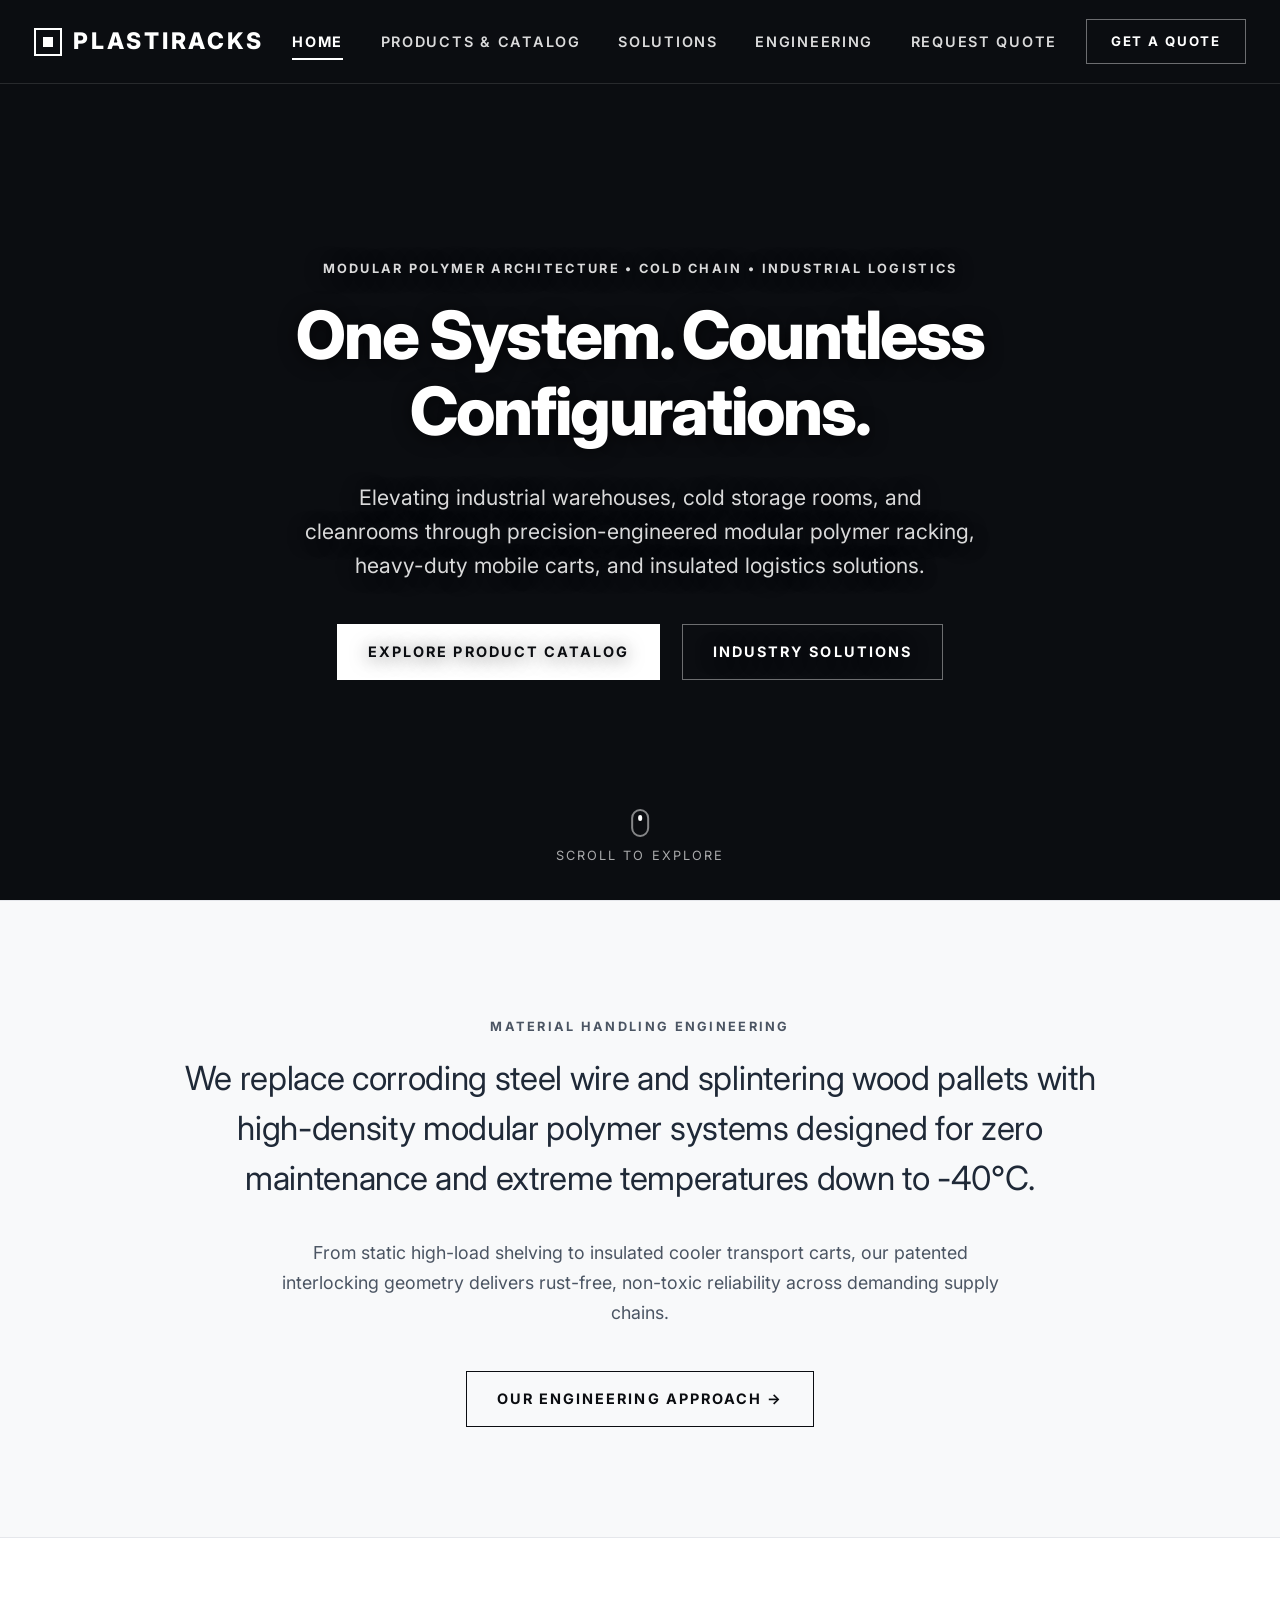
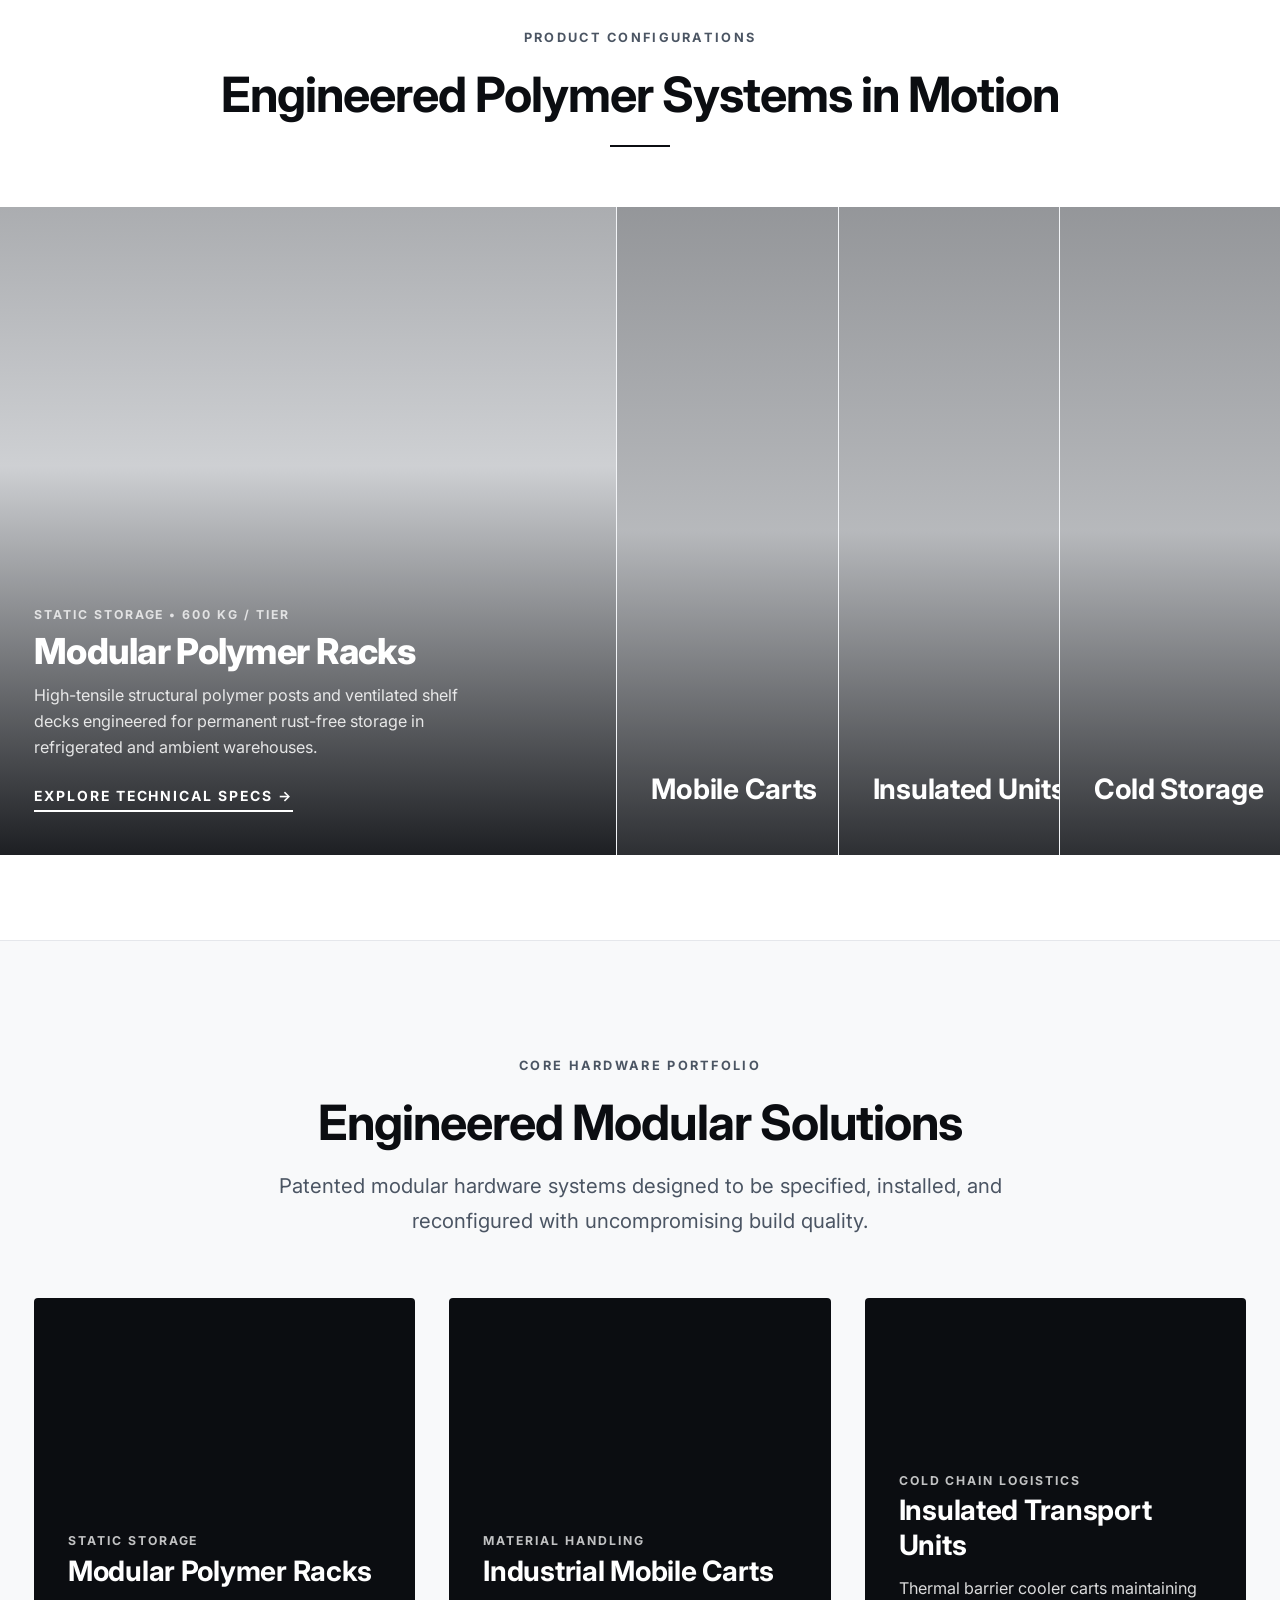
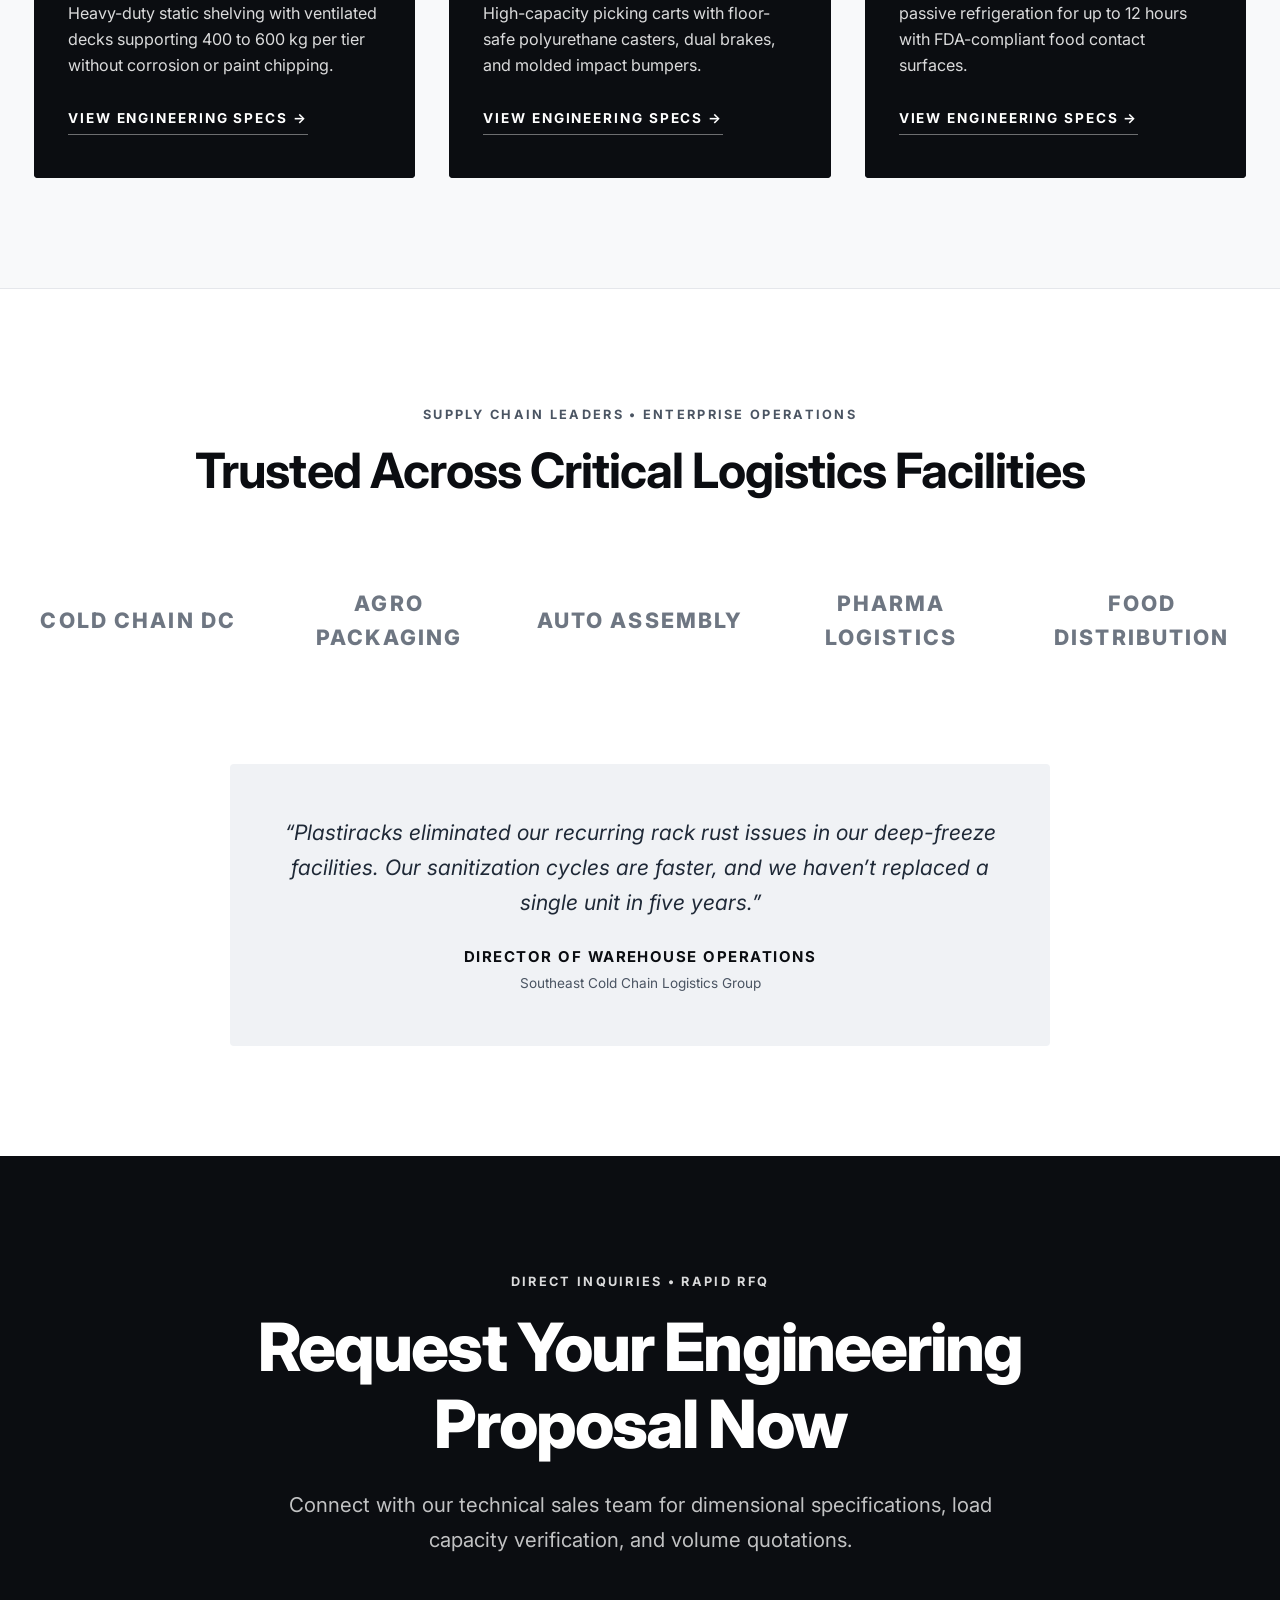
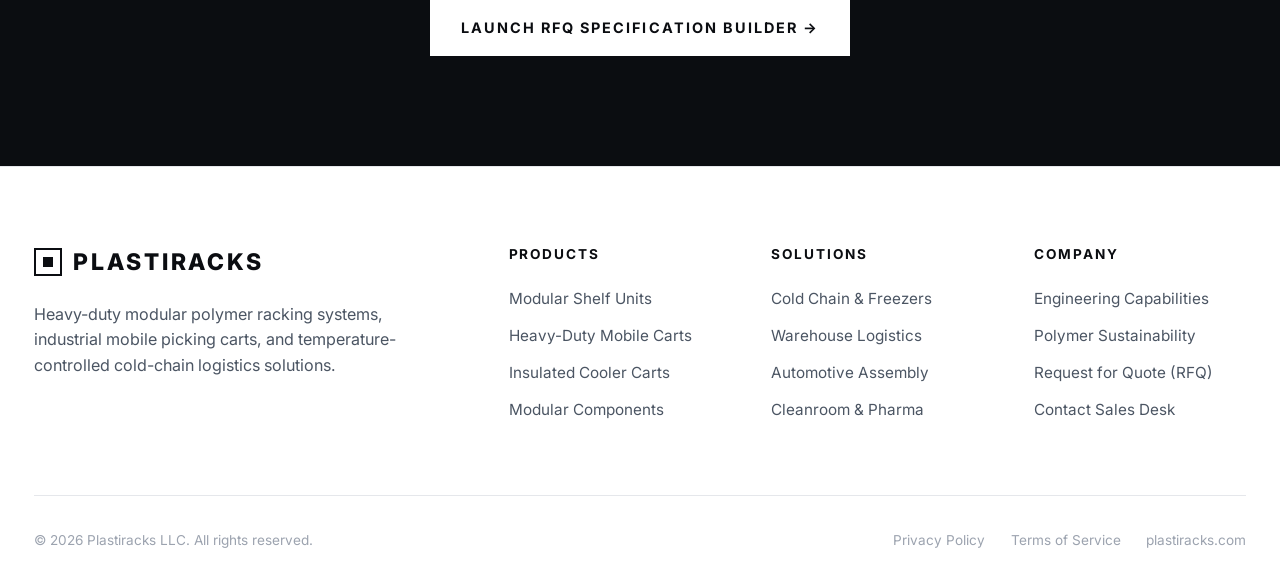
<file: index.html>
<!DOCTYPE html>
<html lang="en">
<head>
  <meta charset="UTF-8">
  <meta name="viewport" content="width=device-width, initial-scale=1.0">
  <title>Plastiracks — Modular Industrial Plastic Racking &amp; Material Handling</title>
  <meta name="description" content="One system, countless configurations. Heavy-duty modular polymer racks, mobile carts, and insulated cold-chain transport solutions for industrial warehouses.">
  <link rel="stylesheet" href="css/kendu.css">
  <link rel="preconnect" href="https://fonts.googleapis.com">
  <link rel="preconnect" href="https://fonts.gstatic.com" crossorigin>
  <link href="https://fonts.googleapis.com/css2?family=Inter:wght@400;500;600;700;800&display=swap" rel="stylesheet">
</head>
<body>

  <!-- ==========================================================================
       Header & Floating Navigation (Kendu Style)
       ========================================================================== -->
  <header class="kd-header">
    <div class="kd-container kd-header-inner">
      <a href="index.html" class="kd-logo">
        <span class="kd-logo-icon"></span>
        <span>PLASTIRACKS</span>
      </a>

      <!-- Desktop Nav Links -->
      <nav class="kd-nav" aria-label="Main Navigation">
        <a href="index.html" class="kd-nav-link active">Home</a>
        <a href="products.html" class="kd-nav-link">Products &amp; Catalog</a>
        <a href="solutions.html" class="kd-nav-link">Solutions</a>
        <a href="about.html" class="kd-nav-link">Engineering</a>
        <a href="contact.html" class="kd-nav-link">Request Quote</a>
      </nav>

      <!-- Header Actions -->
      <div class="kd-header-actions">
        <a href="contact.html" class="kd-btn kd-btn-outline-white" style="padding: 0.65rem 1.4rem; font-size: 0.78rem;">Get a Quote</a>
        <button class="kd-menu-toggle" aria-label="Toggle Navigation">
          <svg width="24" height="24" viewBox="0 0 24 24" fill="none" stroke="currentColor" stroke-width="2">
            <line x1="3" y1="12" x2="21" y2="12"></line>
            <line x1="3" y1="6" x2="21" y2="6"></line>
            <line x1="3" y1="18" x2="21" y2="18"></line>
          </svg>
        </button>
      </div>
    </div>
  </header>

  <main>
    <!-- ==========================================================================
         Hero Section (Kendu kn-featured-1 Style)
         Full-viewport background video loop + dark scrim + minimal typography
         ========================================================================== -->
    <section class="kd-hero" id="hero">
      <!-- Background Video Wrapper (Vimeo background=1 loop + poster fallback) -->
      <div class="kd-video-wrapper">
        <iframe 
          class="kd-video-bg" 
          src="https://player.vimeo.com/video/432441130/?title=0&sidedock=0&autoplay=1&loop=1&muted=1&background=1" 
          frameborder="0" 
          allow="autoplay; fullscreen" 
          allowfullscreen 
          style="width: 100vw; height: 56.25vw; min-height: 100vh; min-width: 177.77vh; position: absolute; top: 50%; left: 50%; transform: translate(-50%, -50%); border: none;">
        </iframe>
      </div>

      <div class="kd-hero-scrim"></div>

      <!-- Hero Typography & CTAs -->
      <div class="kd-container kd-hero-content">
        <span class="kd-kicker kd-kicker-light">MODULAR POLYMER ARCHITECTURE &bull; COLD CHAIN &bull; INDUSTRIAL LOGISTICS</span>
        <h1 class="kd-title-xl kd-hero-title">One System. Countless Configurations.</h1>
        <p class="kd-hero-lead">
          Elevating industrial warehouses, cold storage rooms, and cleanrooms through precision-engineered modular polymer racking, heavy-duty mobile carts, and insulated logistics solutions.
        </p>
        <div class="kd-hero-cta">
          <a href="products.html" class="kd-btn kd-btn-white">Explore Product Catalog</a>
          <a href="solutions.html" class="kd-btn kd-btn-outline-white">Industry Solutions</a>
        </div>
      </div>

      <!-- Scroll Indicator -->
      <div class="kd-scroll-hint">
        <div class="kd-scroll-icon"></div>
        <span>Scroll to Explore</span>
      </div>
    </section>

    <!-- ==========================================================================
         Editorial Statement Section (Kendu kn-content-section-1 Style)
         Light off-white background with large typography and clean spacing
         ========================================================================== -->
    <section class="kd-section kd-section-alt" id="statement">
      <div class="kd-container">
        <div class="kd-statement">
          <span class="kd-kicker">Material Handling Engineering</span>
          <h2 class="kd-statement-lead">
            We replace corroding steel wire and splintering wood pallets with high-density modular polymer systems designed for zero maintenance and extreme temperatures down to -40&deg;C.
          </h2>
          <p class="kd-statement-sub">
            From static high-load shelving to insulated cooler transport carts, our patented interlocking geometry delivers rust-free, non-toxic reliability across demanding supply chains.
          </p>
          <a href="about.html" class="kd-btn kd-btn-outline-dark">Our Engineering Approach &rarr;</a>
        </div>
      </div>
    </section>

    <!-- ==========================================================================
         SIGNATURE KENDU EXPANDING ACCORDION SHOWCASE (kn-products Style)
         Horizontal interactive strips that expand on hover, blurring/focusing
         and cross-fading project details smoothly!
         ========================================================================== -->
    <section class="kd-accordion-section" id="showcase">
      <div class="kd-container">
        <div class="kd-accordion-header">
          <span class="kd-kicker">Product Configurations</span>
          <h2 class="kd-title-lg">Engineered Polymer Systems in Motion</h2>
          <div class="kd-divider"></div>
        </div>
      </div>

      <!-- The Accordion Container -->
      <div class="kd-accordion-wrapper">

        <!-- Panel 1: Modular Racks -->
        <article class="kd-accordion-panel is-active">
          <div class="kd-accordion-bg" style="background-image: url('https://images.unsplash.com/photo-1541888946425-d0fbb18086f6?auto=format&fit=crop&w=1600&q=80');"></div>
          <div class="kd-accordion-scrim"></div>
          <div class="kd-accordion-content">
            <span class="kd-panel-default-title">Static Shelving</span>
            <div class="kd-panel-expanded-info">
              <div class="kd-panel-category">Static Storage &bull; 600 kg / Tier</div>
              <h3 class="kd-panel-expanded-title">Modular Polymer Racks</h3>
              <p class="kd-panel-expanded-desc">
                High-tensile structural polymer posts and ventilated shelf decks engineered for permanent rust-free storage in refrigerated and ambient warehouses.
              </p>
              <a href="products.html#modular-racks" class="kd-panel-action">Explore Technical Specs &rarr;</a>
            </div>
          </div>
        </article>

        <!-- Panel 2: Mobile Carts -->
        <article class="kd-accordion-panel">
          <div class="kd-accordion-bg" style="background-image: url('https://images.unsplash.com/photo-1517245386807-bb43f82c33c4?auto=format&fit=crop&w=1600&q=80');"></div>
          <div class="kd-accordion-scrim"></div>
          <div class="kd-accordion-content">
            <span class="kd-panel-default-title">Mobile Carts</span>
            <div class="kd-panel-expanded-info">
              <div class="kd-panel-category">Material Handling &bull; Dynamic Picking</div>
              <h3 class="kd-panel-expanded-title">Heavy-Duty Mobile Carts</h3>
              <p class="kd-panel-expanded-desc">
                Polyurethane floor-safe casters, ergonomic molded push bars, and perimeter retaining lips for smooth, quiet warehouse picking operations.
              </p>
              <a href="products.html#mobile-carts" class="kd-panel-action">Explore Technical Specs &rarr;</a>
            </div>
          </div>
        </article>

        <!-- Panel 3: Insulated Carts -->
        <article class="kd-accordion-panel">
          <div class="kd-accordion-bg" style="background-image: url('https://images.unsplash.com/photo-1507089947368-19c1da9775ae?auto=format&fit=crop&w=1600&q=80');"></div>
          <div class="kd-accordion-scrim"></div>
          <div class="kd-accordion-content">
            <span class="kd-panel-default-title">Insulated Units</span>
            <div class="kd-panel-expanded-info">
              <div class="kd-panel-category">Cold Chain &bull; 12-Hour Thermal Envelope</div>
              <h3 class="kd-panel-expanded-title">Insulated Cooler Carts</h3>
              <p class="kd-panel-expanded-desc">
                Proprietary &ldquo;Carrito con Hielera&rdquo; architecture with closed-cell PU foam core, sanitary washdown drain plugs, and food-grade silicone seals.
              </p>
              <a href="products.html#insulated-racks" class="kd-panel-action">Explore Technical Specs &rarr;</a>
            </div>
          </div>
        </article>

        <!-- Panel 4: Cold Storage Logistics -->
        <article class="kd-accordion-panel">
          <div class="kd-accordion-bg" style="background-image: url('https://images.unsplash.com/photo-1486406146926-c627a92ad1ab?auto=format&fit=crop&w=1600&q=80');"></div>
          <div class="kd-accordion-scrim"></div>
          <div class="kd-accordion-content">
            <span class="kd-panel-default-title">Cold Storage</span>
            <div class="kd-panel-expanded-info">
              <div class="kd-panel-category">Turnkey Facility &bull; Sub-Zero Operating</div>
              <h3 class="kd-panel-expanded-title">Cold Room Turnkey Layouts</h3>
              <p class="kd-panel-expanded-desc">
                Complete facility layout solutions engineered down to -40&deg;C with zero condensation corrosion and full FDA/HACCP food contact compliance.
              </p>
              <a href="solutions.html#cold-storage" class="kd-panel-action">Explore Industry Solutions &rarr;</a>
            </div>
          </div>
        </article>

      </div>
    </section>

    <!-- ==========================================================================
         Modular Systems & Solutions Grid (Kendu kn-content-section-8 Style)
         3-column architectural cards with rich hover zoom
         ========================================================================== -->
    <section class="kd-section kd-section-alt" id="systems">
      <div class="kd-container">
        <div class="kd-text-center" style="margin-bottom: 3.5rem;">
          <span class="kd-kicker">Core Hardware Portfolio</span>
          <h2 class="kd-title-lg">Engineered Modular Solutions</h2>
          <p class="kd-lead kd-mx-auto" style="margin-top: 1rem;">
            Patented modular hardware systems designed to be specified, installed, and reconfigured with uncompromising build quality.
          </p>
        </div>

        <div class="kd-grid-3">

          <!-- System Card 1 -->
          <div class="kd-card">
            <div class="kd-card-bg" style="background-image: url('https://images.unsplash.com/photo-1541888946425-d0fbb18086f6?auto=format&fit=crop&w=1200&q=80');"></div>
            <div class="kd-card-scrim"></div>
            <div class="kd-card-body">
              <span class="kd-card-tag">Static Storage</span>
              <h3 class="kd-card-title">Modular Polymer Racks</h3>
              <p class="kd-card-desc">
                Heavy-duty static shelving with ventilated decks supporting 400 to 600 kg per tier without corrosion or paint chipping.
              </p>
              <a href="products.html#modular-racks" class="kd-card-link">View Engineering Specs &rarr;</a>
            </div>
          </div>

          <!-- System Card 2 -->
          <div class="kd-card">
            <div class="kd-card-bg" style="background-image: url('https://images.unsplash.com/photo-1517245386807-bb43f82c33c4?auto=format&fit=crop&w=1200&q=80');"></div>
            <div class="kd-card-scrim"></div>
            <div class="kd-card-body">
              <span class="kd-card-tag">Material Handling</span>
              <h3 class="kd-card-title">Industrial Mobile Carts</h3>
              <p class="kd-card-desc">
                High-capacity picking carts with floor-safe polyurethane casters, dual brakes, and molded impact bumpers.
              </p>
              <a href="products.html#mobile-carts" class="kd-card-link">View Engineering Specs &rarr;</a>
            </div>
          </div>

          <!-- System Card 3 -->
          <div class="kd-card">
            <div class="kd-card-bg" style="background-image: url('https://images.unsplash.com/photo-1507089947368-19c1da9775ae?auto=format&fit=crop&w=1200&q=80');"></div>
            <div class="kd-card-scrim"></div>
            <div class="kd-card-body">
              <span class="kd-card-tag">Cold Chain Logistics</span>
              <h3 class="kd-card-title">Insulated Transport Units</h3>
              <p class="kd-card-desc">
                Thermal barrier cooler carts maintaining passive refrigeration for up to 12 hours with FDA-compliant food contact surfaces.
              </p>
              <a href="products.html#insulated-racks" class="kd-card-link">View Engineering Specs &rarr;</a>
            </div>
          </div>

        </div>
      </div>
    </section>

    <!-- ==========================================================================
         Client Roster & Trust Section (Kendu kn-content-section-20 & 4 Style)
         Monochrome typographic brand grid and minimal testimonial quote
         ========================================================================== -->
    <section class="kd-section" id="clients">
      <div class="kd-container">
        <div class="kd-text-center" style="margin-bottom: 2rem;">
          <span class="kd-kicker">Supply Chain Leaders &bull; Enterprise Operations</span>
          <h2 class="kd-title-lg">Trusted Across Critical Logistics Facilities</h2>
        </div>

        <div class="kd-clients-grid">
          <div class="kd-client-item">COLD CHAIN DC</div>
          <div class="kd-client-item">AGRO PACKAGING</div>
          <div class="kd-client-item">AUTO ASSEMBLY</div>
          <div class="kd-client-item">PHARMA LOGISTICS</div>
          <div class="kd-client-item">FOOD DISTRIBUTION</div>
        </div>

        <div class="kd-testimonial">
          <p class="kd-quote">
            &ldquo;Plastiracks eliminated our recurring rack rust issues in our deep-freeze facilities. Our sanitization cycles are faster, and we haven&rsquo;t replaced a single unit in five years.&rdquo;
          </p>
          <div class="kd-author">Director of Warehouse Operations</div>
          <div class="kd-role">Southeast Cold Chain Logistics Group</div>
        </div>
      </div>
    </section>

    <!-- ==========================================================================
         Minimalist Call to Action (Kendu kn-content-section-5 Style)
         Dark monochrome section with link to RFQ Specification Builder
         ========================================================================== -->
    <section class="kd-cta-section" id="inquiry">
      <div class="kd-container">
        <span class="kd-kicker kd-kicker-light">DIRECT INQUIRIES &bull; RAPID RFQ</span>
        <h2 class="kd-title-xl" style="max-width: 820px; margin: 0 auto 1.5rem;">
          Request Your Engineering Proposal Now
        </h2>
        <p class="kd-lead kd-mx-auto" style="color: rgba(255, 255, 255, 0.75); margin-bottom: 2.5rem;">
          Connect with our technical sales team for dimensional specifications, load capacity verification, and volume quotations.
        </p>
        <div>
          <a href="contact.html" class="kd-btn kd-btn-white">Launch RFQ Specification Builder &rarr;</a>
        </div>
      </div>
    </section>
  </main>

  <!-- ==========================================================================
       Minimal Architectural Footer
       ========================================================================== -->
  <footer class="kd-footer">
    <div class="kd-container">
      <div class="kd-footer-grid">
        <div class="kd-footer-brand">
          <div class="kd-logo">
            <span class="kd-logo-icon"></span>
            <span>PLASTIRACKS</span>
          </div>
          <p style="max-width: 380px; line-height: 1.6; color: var(--kd-charcoal); font-size: 0.95rem; margin-top: 1rem;">
            Heavy-duty modular polymer racking systems, industrial mobile picking carts, and temperature-controlled cold-chain logistics solutions.
          </p>
        </div>

        <div class="kd-footer-col">
          <h4>Products</h4>
          <ul class="kd-footer-links" style="list-style: none;">
            <li><a href="products.html#modular-racks">Modular Shelf Units</a></li>
            <li><a href="products.html#mobile-carts">Heavy-Duty Mobile Carts</a></li>
            <li><a href="products.html#insulated-racks">Insulated Cooler Carts</a></li>
            <li><a href="products.html#components">Modular Components</a></li>
          </ul>
        </div>

        <div class="kd-footer-col">
          <h4>Solutions</h4>
          <ul class="kd-footer-links" style="list-style: none;">
            <li><a href="solutions.html#cold-storage">Cold Chain &amp; Freezers</a></li>
            <li><a href="solutions.html#warehousing">Warehouse Logistics</a></li>
            <li><a href="solutions.html#automotive">Automotive Assembly</a></li>
            <li><a href="solutions.html#pharma">Cleanroom &amp; Pharma</a></li>
          </ul>
        </div>

        <div class="kd-footer-col">
          <h4>Company</h4>
          <ul class="kd-footer-links" style="list-style: none;">
            <li><a href="about.html">Engineering Capabilities</a></li>
            <li><a href="about.html#sustainability">Polymer Sustainability</a></li>
            <li><a href="contact.html">Request for Quote (RFQ)</a></li>
            <li><a href="contact.html#direct-contact">Contact Sales Desk</a></li>
          </ul>
        </div>
      </div>

      <div class="kd-footer-bottom">
        <div>&copy; <span class="kd-year">2026</span> Plastiracks LLC. All rights reserved.</div>
        <div style="display: flex; gap: 1.5rem;">
          <a href="#">Privacy Policy</a>
          <a href="#">Terms of Service</a>
          <a href="https://plastiracks.com" target="_blank" rel="noopener">plastiracks.com</a>
        </div>
      </div>
    </div>
  </footer>

  <script src="js/kendu.js"></script>
</body>
</html>
</file>
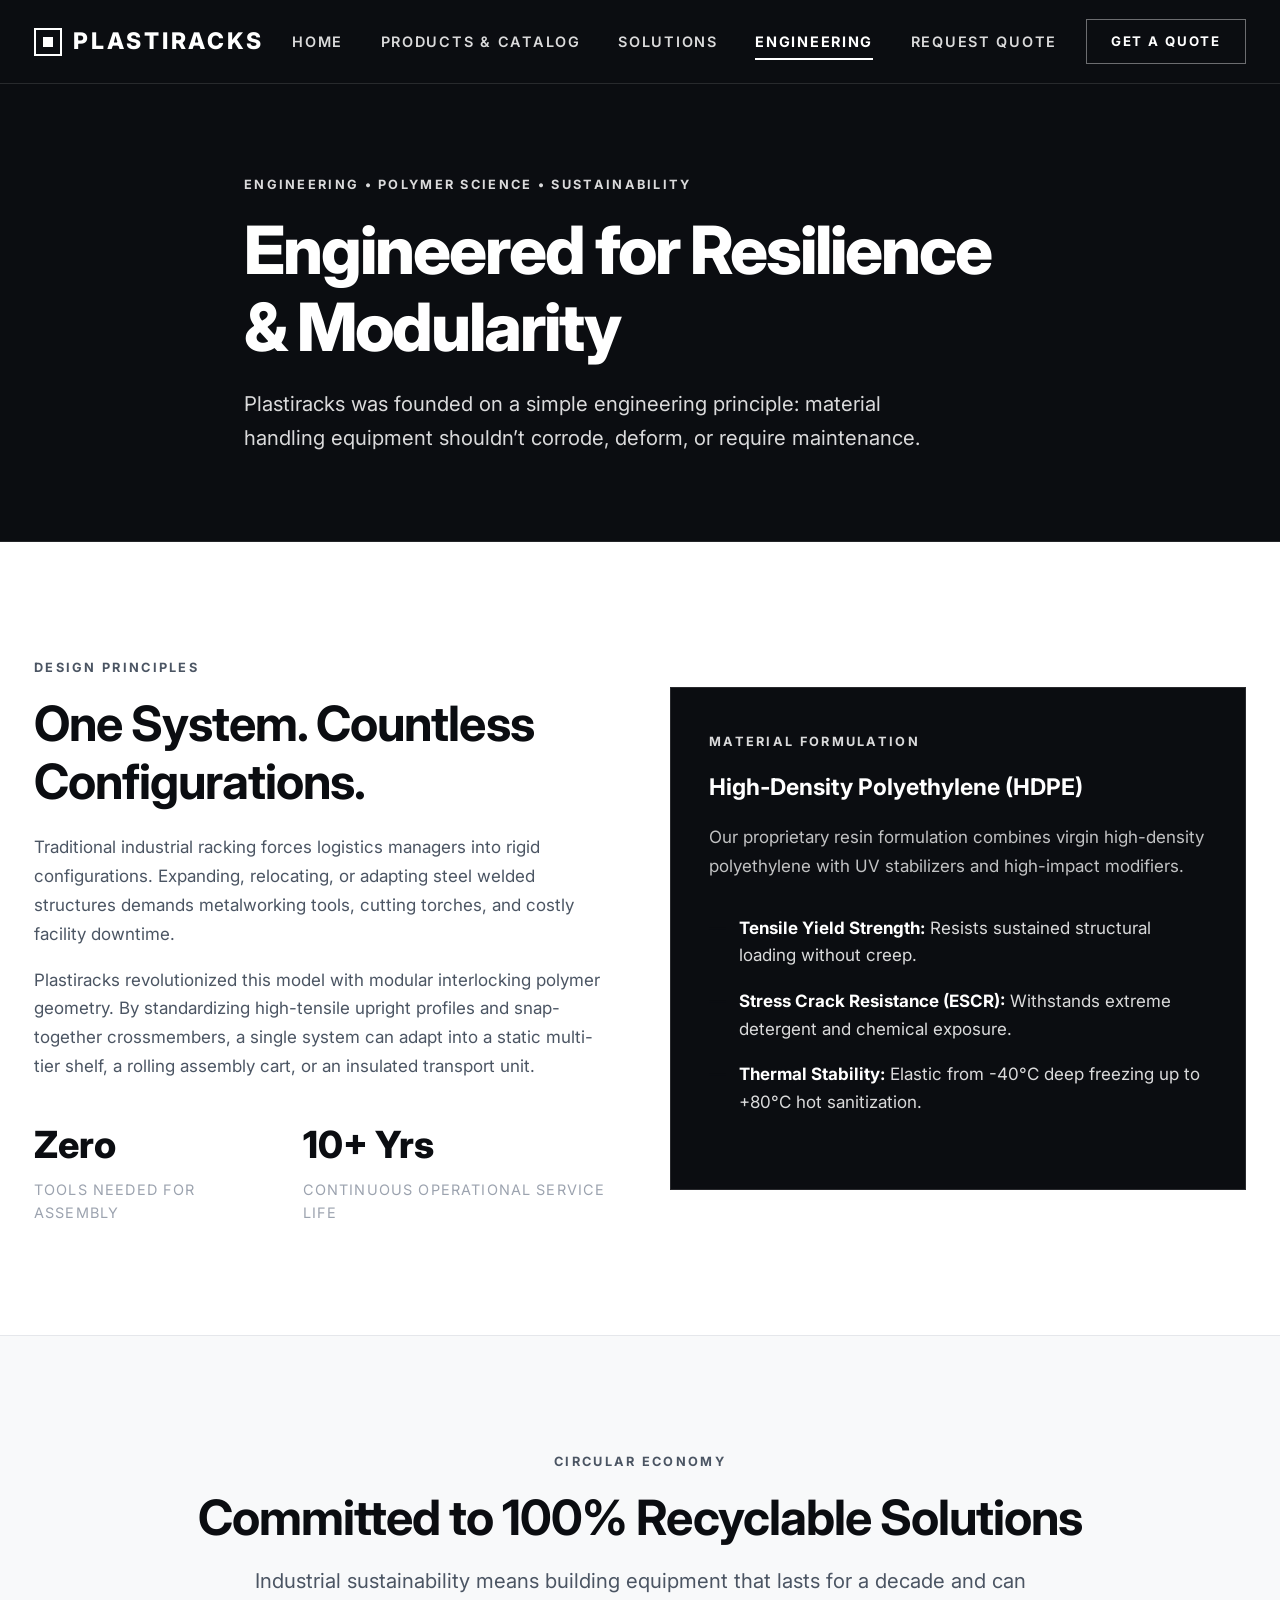
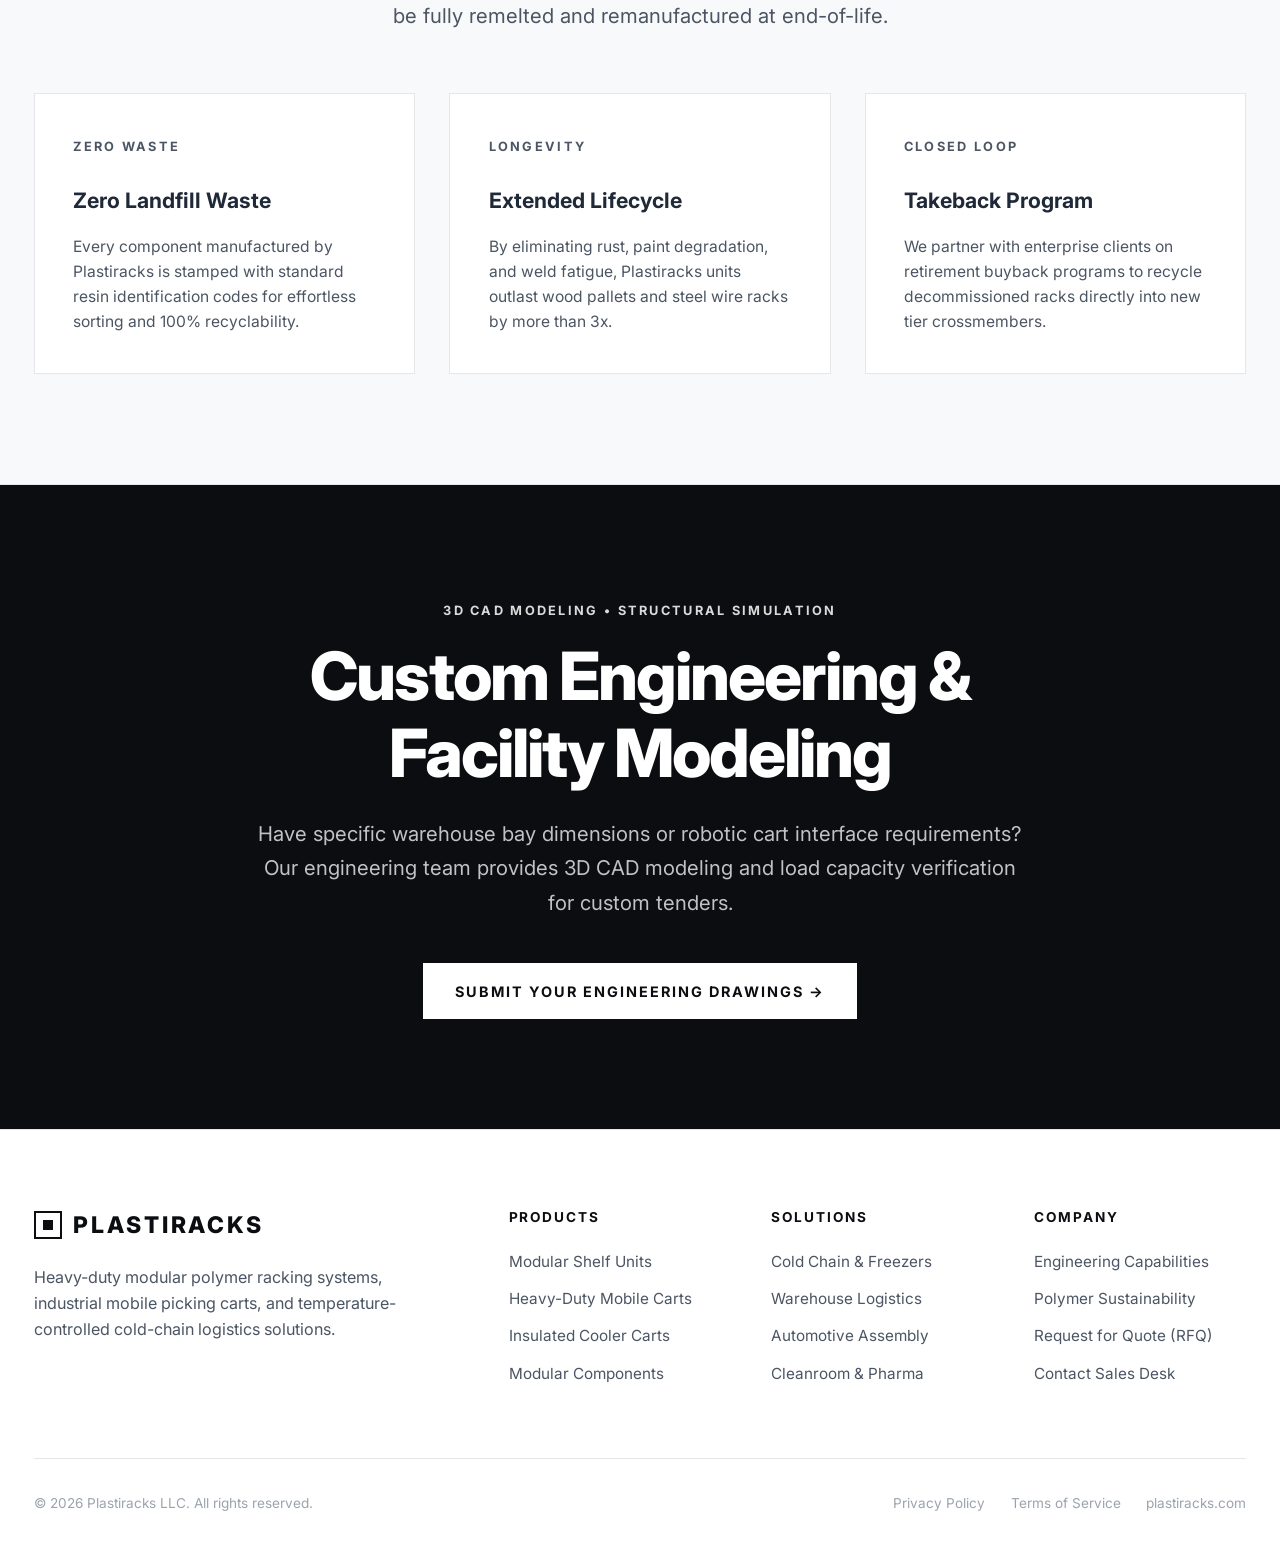
<file: about.html>
<!DOCTYPE html>
<html lang="en">
<head>
  <meta charset="UTF-8">
  <meta name="viewport" content="width=device-width, initial-scale=1.0">
  <title>Engineering &amp; Capabilities | Plastiracks</title>
  <meta name="description" content="Discover Plastiracks modular engineering philosophy, polymer science advantages, structural testing, and circular sustainability commitments.">
  <link rel="stylesheet" href="css/kendu.css">
  <link rel="preconnect" href="https://fonts.googleapis.com">
  <link rel="preconnect" href="https://fonts.gstatic.com" crossorigin>
  <link href="https://fonts.googleapis.com/css2?family=Inter:wght@400;500;600;700;800&display=swap" rel="stylesheet">
</head>
<body>

  <!-- Header Navigation -->
  <header class="kd-header">
    <div class="kd-container kd-header-inner">
      <a href="index.html" class="kd-logo">
        <span class="kd-logo-icon"></span>
        <span>PLASTIRACKS</span>
      </a>

      <nav class="kd-nav" aria-label="Main Navigation">
        <a href="index.html" class="kd-nav-link">Home</a>
        <a href="products.html" class="kd-nav-link">Products &amp; Catalog</a>
        <a href="solutions.html" class="kd-nav-link">Solutions</a>
        <a href="about.html" class="kd-nav-link active">Engineering</a>
        <a href="contact.html" class="kd-nav-link">Request Quote</a>
      </nav>

      <div class="kd-header-actions">
        <a href="contact.html" class="kd-btn kd-btn-outline-white" style="padding: 0.65rem 1.4rem; font-size: 0.78rem;">Get a Quote</a>
        <button class="kd-menu-toggle" aria-label="Toggle Navigation">
          <svg width="24" height="24" viewBox="0 0 24 24" fill="none" stroke="currentColor" stroke-width="2">
            <line x1="3" y1="12" x2="21" y2="12"></line>
            <line x1="3" y1="6" x2="21" y2="6"></line>
            <line x1="3" y1="18" x2="21" y2="18"></line>
          </svg>
        </button>
      </div>
    </div>
  </header>

  <main>
    <!-- Subpage Hero Banner -->
    <section class="kd-subpage-hero">
      <div class="kd-subpage-hero-bg" style="background-image: url('https://images.unsplash.com/photo-1507089947368-19c1da9775ae?auto=format&fit=crop&w=1600&q=80');"></div>
      <div class="kd-container kd-subpage-hero-content">
        <span class="kd-kicker kd-kicker-light">ENGINEERING &bull; POLYMER SCIENCE &bull; SUSTAINABILITY</span>
        <h1 class="kd-title-xl" style="margin-bottom: 1.25rem;">Engineered for Resilience &amp; Modularity</h1>
        <p class="kd-lead" style="color: rgba(255, 255, 255, 0.85); max-width: 720px;">
          Plastiracks was founded on a simple engineering principle: material handling equipment shouldn&rsquo;t corrode, deform, or require maintenance.
        </p>
      </div>
    </section>

    <!-- Core Philosophy -->
    <section class="kd-section">
      <div class="kd-container">
        <div class="kd-grid-2">
          <div>
            <span class="kd-kicker">Design Principles</span>
            <h2 class="kd-title-lg" style="margin-bottom: 1.25rem;">One System. Countless Configurations.</h2>
            <p style="color: var(--kd-charcoal); line-height: 1.7;">
              Traditional industrial racking forces logistics managers into rigid configurations. Expanding, relocating, or adapting steel welded structures demands metalworking tools, cutting torches, and costly facility downtime.
            </p>
            <p style="color: var(--kd-charcoal); line-height: 1.7; margin-top: 1rem;">
              Plastiracks revolutionized this model with modular interlocking polymer geometry. By standardizing high-tensile upright profiles and snap-together crossmembers, a single system can adapt into a static multi-tier shelf, a rolling assembly cart, or an insulated transport unit.
            </p>
            <div style="display: flex; gap: 2.5rem; margin-top: 2rem;">
              <div>
                <div style="font-size: 2.2rem; font-weight: 800; color: var(--kd-black); margin-bottom: 0.2rem;">Zero</div>
                <p style="font-size: 0.85rem; color: var(--kd-mid-grey); text-transform: uppercase; letter-spacing: 0.08em;">Tools Needed for Assembly</p>
              </div>
              <div>
                <div style="font-size: 2.2rem; font-weight: 800; color: var(--kd-black); margin-bottom: 0.2rem;">10+ Yrs</div>
                <p style="font-size: 0.85rem; color: var(--kd-mid-grey); text-transform: uppercase; letter-spacing: 0.08em;">Continuous Operational Service Life</p>
              </div>
            </div>
          </div>

          <div>
            <div class="kd-panel-card-dark">
              <span class="kd-kicker kd-kicker-light">Material Formulation</span>
              <h3 style="color: #fff; margin-bottom: 1rem; font-size: 1.35rem;">High-Density Polyethylene (HDPE)</h3>
              <p style="color: rgba(255,255,255,0.75); line-height: 1.7; margin-bottom: 1.5rem;">
                Our proprietary resin formulation combines virgin high-density polyethylene with UV stabilizers and high-impact modifiers.
              </p>
              <ul class="kd-checklist" style="color: #fff;">
                <li style="color: rgba(255,255,255,0.85);"><strong style="color: #fff;">Tensile Yield Strength:</strong> Resists sustained structural loading without creep.</li>
                <li style="color: rgba(255,255,255,0.85);"><strong style="color: #fff;">Stress Crack Resistance (ESCR):</strong> Withstands extreme detergent and chemical exposure.</li>
                <li style="color: rgba(255,255,255,0.85);"><strong style="color: #fff;">Thermal Stability:</strong> Elastic from -40&deg;C deep freezing up to +80&deg;C hot sanitization.</li>
              </ul>
            </div>
          </div>
        </div>
      </div>
    </section>

    <!-- Sustainability & Circular Economy -->
    <section class="kd-section kd-section-alt" id="sustainability">
      <div class="kd-container">
        <div class="kd-text-center" style="margin-bottom: 3.5rem;">
          <span class="kd-kicker">Circular Economy</span>
          <h2 class="kd-title-lg">Committed to 100% Recyclable Solutions</h2>
          <p class="kd-lead kd-mx-auto" style="margin-top: 1rem;">
            Industrial sustainability means building equipment that lasts for a decade and can be fully remelted and remanufactured at end-of-life.
          </p>
        </div>

        <div class="kd-grid-3">
          <div class="kd-panel-card">
            <span class="kd-kicker">Zero Waste</span>
            <h3 style="font-size: 1.25rem; font-weight: 700; margin: 0.5rem 0 1rem;">Zero Landfill Waste</h3>
            <p style="font-size: 0.92rem; color: var(--kd-charcoal); line-height: 1.6;">
              Every component manufactured by Plastiracks is stamped with standard resin identification codes for effortless sorting and 100% recyclability.
            </p>
          </div>

          <div class="kd-panel-card">
            <span class="kd-kicker">Longevity</span>
            <h3 style="font-size: 1.25rem; font-weight: 700; margin: 0.5rem 0 1rem;">Extended Lifecycle</h3>
            <p style="font-size: 0.92rem; color: var(--kd-charcoal); line-height: 1.6;">
              By eliminating rust, paint degradation, and weld fatigue, Plastiracks units outlast wood pallets and steel wire racks by more than 3x.
            </p>
          </div>

          <div class="kd-panel-card">
            <span class="kd-kicker">Closed Loop</span>
            <h3 style="font-size: 1.25rem; font-weight: 700; margin: 0.5rem 0 1rem;">Takeback Program</h3>
            <p style="font-size: 0.92rem; color: var(--kd-charcoal); line-height: 1.6;">
              We partner with enterprise clients on retirement buyback programs to recycle decommissioned racks directly into new tier crossmembers.
            </p>
          </div>
        </div>
      </div>
    </section>

    <!-- Engineering Support & CAD -->
    <section class="kd-cta-section">
      <div class="kd-container">
        <span class="kd-kicker kd-kicker-light">3D CAD MODELING &bull; STRUCTURAL SIMULATION</span>
        <h2 class="kd-title-xl" style="max-width: 820px; margin: 0 auto 1.5rem;">
          Custom Engineering &amp; Facility Modeling
        </h2>
        <p class="kd-lead kd-mx-auto" style="color: rgba(255, 255, 255, 0.75); margin-bottom: 2.5rem;">
          Have specific warehouse bay dimensions or robotic cart interface requirements? Our engineering team provides 3D CAD modeling and load capacity verification for custom tenders.
        </p>
        <div>
          <a href="contact.html" class="kd-btn kd-btn-white">Submit Your Engineering Drawings &rarr;</a>
        </div>
      </div>
    </section>
  </main>

  <!-- Architectural Footer -->
  <footer class="kd-footer">
    <div class="kd-container">
      <div class="kd-footer-grid">
        <div class="kd-footer-brand">
          <div class="kd-logo">
            <span class="kd-logo-icon"></span>
            <span>PLASTIRACKS</span>
          </div>
          <p style="max-width: 380px; line-height: 1.6; color: var(--kd-charcoal); font-size: 0.95rem; margin-top: 1rem;">
            Heavy-duty modular polymer racking systems, industrial mobile picking carts, and temperature-controlled cold-chain logistics solutions.
          </p>
        </div>

        <div class="kd-footer-col">
          <h4>Products</h4>
          <ul class="kd-footer-links" style="list-style: none;">
            <li><a href="products.html#modular-racks">Modular Shelf Units</a></li>
            <li><a href="products.html#mobile-carts">Heavy-Duty Mobile Carts</a></li>
            <li><a href="products.html#insulated-racks">Insulated Cooler Carts</a></li>
            <li><a href="products.html#components">Modular Components</a></li>
          </ul>
        </div>

        <div class="kd-footer-col">
          <h4>Solutions</h4>
          <ul class="kd-footer-links" style="list-style: none;">
            <li><a href="solutions.html#cold-storage">Cold Chain &amp; Freezers</a></li>
            <li><a href="solutions.html#warehousing">Warehouse Logistics</a></li>
            <li><a href="solutions.html#automotive">Automotive Assembly</a></li>
            <li><a href="solutions.html#pharma">Cleanroom &amp; Pharma</a></li>
          </ul>
        </div>

        <div class="kd-footer-col">
          <h4>Company</h4>
          <ul class="kd-footer-links" style="list-style: none;">
            <li><a href="about.html">Engineering Capabilities</a></li>
            <li><a href="about.html#sustainability">Polymer Sustainability</a></li>
            <li><a href="contact.html">Request for Quote (RFQ)</a></li>
            <li><a href="contact.html#direct-contact">Contact Sales Desk</a></li>
          </ul>
        </div>
      </div>

      <div class="kd-footer-bottom">
        <div>&copy; <span class="kd-year">2026</span> Plastiracks LLC. All rights reserved.</div>
        <div style="display: flex; gap: 1.5rem;">
          <a href="#">Privacy Policy</a>
          <a href="#">Terms of Service</a>
          <a href="https://plastiracks.com" target="_blank" rel="noopener">plastiracks.com</a>
        </div>
      </div>
    </div>
  </footer>

  <script src="js/kendu.js"></script>
</body>
</html>
</file>
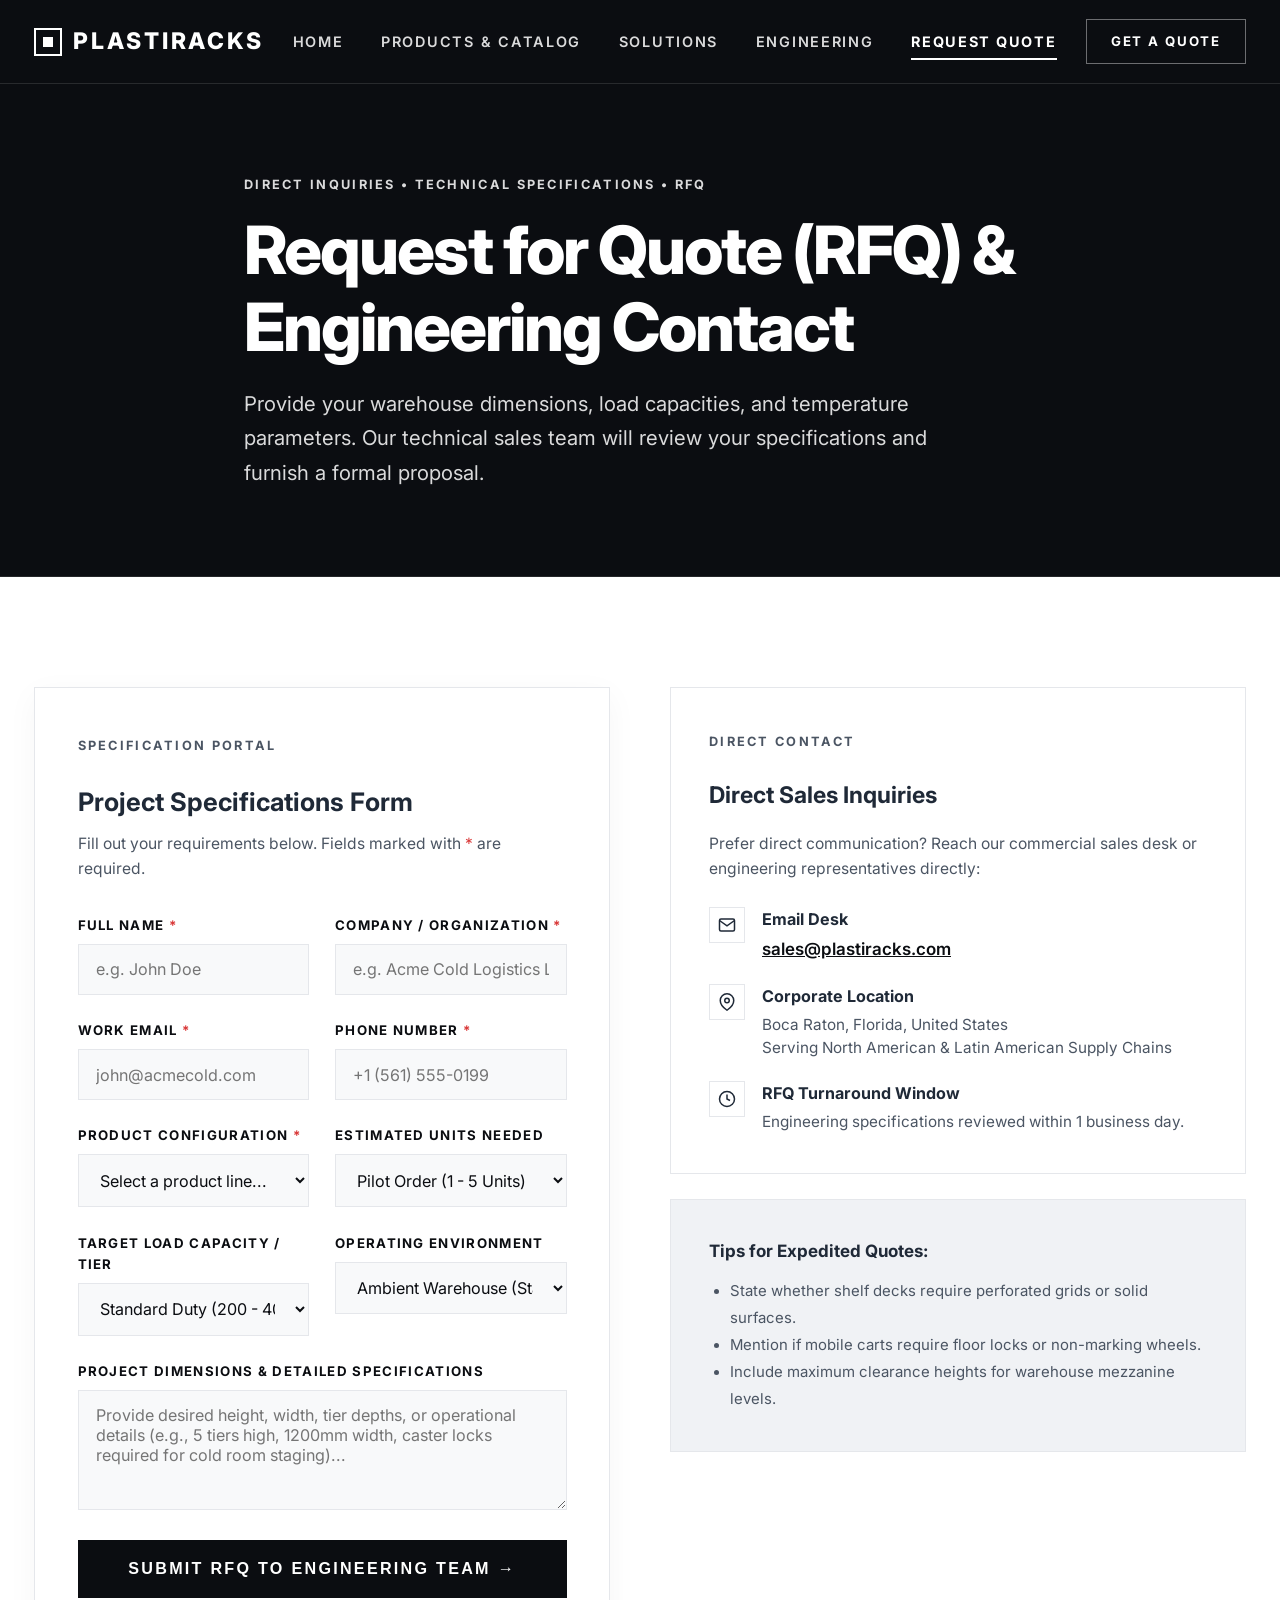
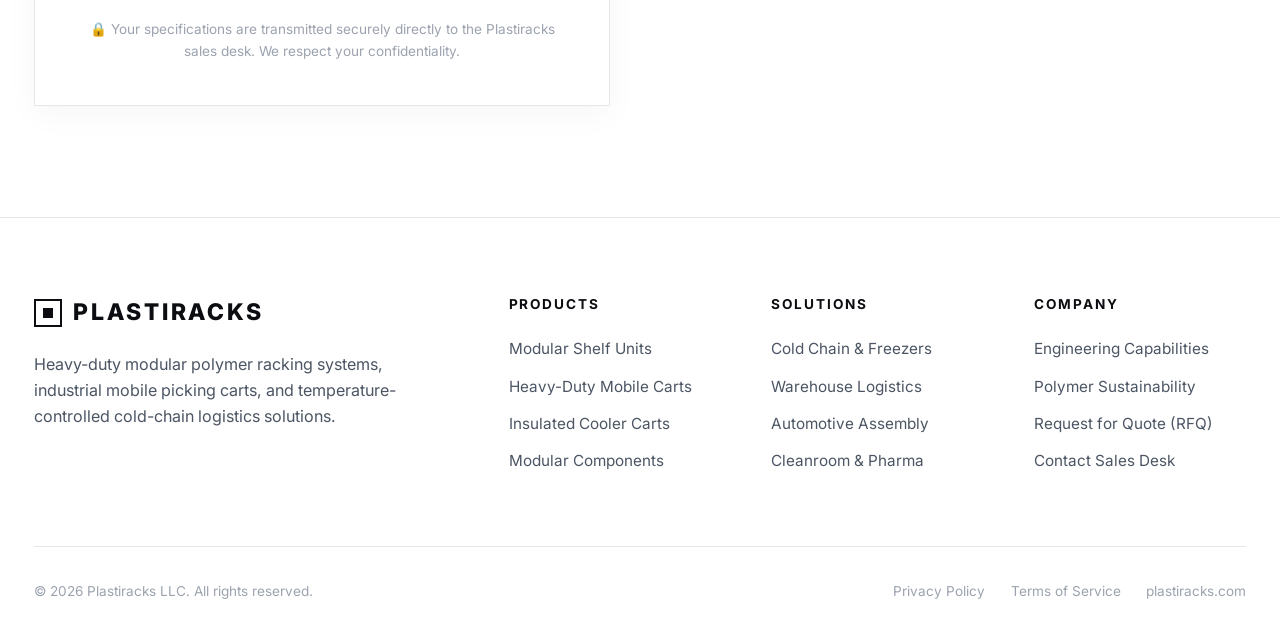
<file: contact.html>
<!DOCTYPE html>
<html lang="en">
<head>
  <meta charset="UTF-8">
  <meta name="viewport" content="width=device-width, initial-scale=1.0">
  <title>Request for Quote (RFQ) &amp; Contact | Plastiracks</title>
  <meta name="description" content="Submit technical specifications, dimensions, and tier requirements for a customized Plastiracks modular racking proposal.">
  <link rel="stylesheet" href="css/kendu.css">
  <link rel="preconnect" href="https://fonts.googleapis.com">
  <link rel="preconnect" href="https://fonts.gstatic.com" crossorigin>
  <link href="https://fonts.googleapis.com/css2?family=Inter:wght@400;500;600;700;800&display=swap" rel="stylesheet">
</head>
<body>

  <!-- Header Navigation -->
  <header class="kd-header">
    <div class="kd-container kd-header-inner">
      <a href="index.html" class="kd-logo">
        <span class="kd-logo-icon"></span>
        <span>PLASTIRACKS</span>
      </a>

      <nav class="kd-nav" aria-label="Main Navigation">
        <a href="index.html" class="kd-nav-link">Home</a>
        <a href="products.html" class="kd-nav-link">Products &amp; Catalog</a>
        <a href="solutions.html" class="kd-nav-link">Solutions</a>
        <a href="about.html" class="kd-nav-link">Engineering</a>
        <a href="contact.html" class="kd-nav-link active">Request Quote</a>
      </nav>

      <div class="kd-header-actions">
        <a href="contact.html" class="kd-btn kd-btn-outline-white" style="padding: 0.65rem 1.4rem; font-size: 0.78rem;">Get a Quote</a>
        <button class="kd-menu-toggle" aria-label="Toggle Navigation">
          <svg width="24" height="24" viewBox="0 0 24 24" fill="none" stroke="currentColor" stroke-width="2">
            <line x1="3" y1="12" x2="21" y2="12"></line>
            <line x1="3" y1="6" x2="21" y2="6"></line>
            <line x1="3" y1="18" x2="21" y2="18"></line>
          </svg>
        </button>
      </div>
    </div>
  </header>

  <main>
    <!-- Subpage Hero Banner -->
    <section class="kd-subpage-hero">
      <div class="kd-subpage-hero-bg" style="background-image: url('https://images.unsplash.com/photo-1486406146926-c627a92ad1ab?auto=format&fit=crop&w=1600&q=80');"></div>
      <div class="kd-container kd-subpage-hero-content">
        <span class="kd-kicker kd-kicker-light">DIRECT INQUIRIES &bull; TECHNICAL SPECIFICATIONS &bull; RFQ</span>
        <h1 class="kd-title-xl" style="margin-bottom: 1.25rem;">Request for Quote (RFQ) &amp; Engineering Contact</h1>
        <p class="kd-lead" style="color: rgba(255, 255, 255, 0.85); max-width: 720px;">
          Provide your warehouse dimensions, load capacities, and temperature parameters. Our technical sales team will review your specifications and furnish a formal proposal.
        </p>
      </div>
    </section>

    <!-- Form Section -->
    <section class="kd-section">
      <div class="kd-container">
        <div class="kd-grid-2" style="align-items: flex-start; gap: 3.5rem;">
          
          <!-- RFQ Form Card (Form Code Preserved 100%) -->
          <div class="kd-form-card">
            <span class="kd-kicker">Specification Portal</span>
            <h3 style="margin: 0.5rem 0 0.5rem; font-size: 1.5rem; font-weight: 700;">Project Specifications Form</h3>
            <p style="color: var(--kd-charcoal); font-size: 0.92rem; margin-bottom: 2rem;">
              Fill out your requirements below. Fields marked with <span style="color: #d93838;">*</span> are required.
            </p>

            <!-- Dynamic Status Banner for Feedback -->
            <div id="formStatus" class="kd-form-status" role="alert" style="display: none;"></div>

            <!-- Web3Forms Form -->
            <form id="rfqForm" method="POST" action="https://api.web3forms.com/submit">
              <!-- Web3Forms Access Key: Replace with client key from web3forms.com -->
              <input type="hidden" name="access_key" value="YOUR_WEB3FORMS_ACCESS_KEY">
              <input type="hidden" name="subject" value="New RFQ Submission from Plastiracks Web Portal">
              <input type="hidden" name="from_name" value="Plastiracks B2B Lead Generator">
              
              <!-- Anti-Spam Honeypot -->
              <input type="checkbox" name="botcheck" class="hidden" style="display: none;">

              <div class="kd-form-grid">
                <!-- Name -->
                <div class="kd-form-group">
                  <label class="kd-form-label" for="fullName">Full Name <span class="req">*</span></label>
                  <input type="text" id="fullName" name="name" class="kd-form-control" required placeholder="e.g. John Doe">
                </div>

                <!-- Company -->
                <div class="kd-form-group">
                  <label class="kd-form-label" for="companyName">Company / Organization <span class="req">*</span></label>
                  <input type="text" id="companyName" name="company" class="kd-form-control" required placeholder="e.g. Acme Cold Logistics LLC">
                </div>

                <!-- Email -->
                <div class="kd-form-group">
                  <label class="kd-form-label" for="email">Work Email <span class="req">*</span></label>
                  <input type="email" id="email" name="email" class="kd-form-control" required placeholder="john@acmecold.com">
                </div>

                <!-- Phone -->
                <div class="kd-form-group">
                  <label class="kd-form-label" for="phone">Phone Number <span class="req">*</span></label>
                  <input type="tel" id="phone" name="phone" class="kd-form-control" required placeholder="+1 (561) 555-0199">
                </div>

                <!-- Product Line Dropdown -->
                <div class="kd-form-group">
                  <label class="kd-form-label" for="productCategory">Product Configuration <span class="req">*</span></label>
                  <select id="productCategory" name="product_category" class="kd-form-control" required>
                    <option value="" disabled selected>Select a product line...</option>
                    <option value="modular-shelf">Modular Racks (Static Shelving)</option>
                    <option value="mobile-cart">Heavy-Duty Mobile Carts &amp; Dollies</option>
                    <option value="insulated-cart">Insulated Cooler Carts (&ldquo;Carrito con Hielera&rdquo;)</option>
                    <option value="custom-components">Modular Connectors &amp; Components</option>
                    <option value="turnkey-facility">Complete Facility Turnkey Layout</option>
                  </select>
                </div>

                <!-- Quantity -->
                <div class="kd-form-group">
                  <label class="kd-form-label" for="quantity">Estimated Units Needed</label>
                  <select id="quantity" name="estimated_units" class="kd-form-control">
                    <option value="1-5">Pilot Order (1 - 5 Units)</option>
                    <option value="6-25">Small Facility (6 - 25 Units)</option>
                    <option value="26-100">Distribution Center (26 - 100 Units)</option>
                    <option value="100+">Enterprise Fleet (100+ Units)</option>
                  </select>
                </div>

                <!-- Load Per Tier -->
                <div class="kd-form-group">
                  <label class="kd-form-label" for="loadRating">Target Load Capacity / Tier</label>
                  <select id="loadRating" name="load_capacity" class="kd-form-control">
                    <option value="light">Light Duty (&lt; 200 kg / 440 lbs)</option>
                    <option value="standard" selected>Standard Duty (200 - 400 kg / 440 - 880 lbs)</option>
                    <option value="heavy">Heavy Duty (400 - 600 kg / 880 - 1320 lbs)</option>
                    <option value="custom">Extreme / Custom Engineering</option>
                  </select>
                </div>

                <!-- Operating Environment -->
                <div class="kd-form-group">
                  <label class="kd-form-label" for="environment">Operating Environment</label>
                  <select id="environment" name="environment" class="kd-form-control">
                    <option value="ambient">Ambient Warehouse (Standard)</option>
                    <option value="cooler">Refrigerated Walk-in (0&deg;C to 4&deg;C)</option>
                    <option value="deep-freeze">Deep Freeze Room (-20&deg;C to -40&deg;C)</option>
                    <option value="washdown">Frequent Caustic Washdown / Food Processing</option>
                    <option value="cleanroom">Cleanroom / Pharmaceutical</option>
                  </select>
                </div>

                <!-- Specifications & Message -->
                <div class="kd-form-group full-width">
                  <label class="kd-form-label" for="message">Project Dimensions &amp; Detailed Specifications</label>
                  <textarea id="message" name="message" class="kd-form-control" placeholder="Provide desired height, width, tier depths, or operational details (e.g., 5 tiers high, 1200mm width, caster locks required for cold room staging)..."></textarea>
                </div>
              </div>

              <div style="margin-top: 1.75rem;">
                <button type="submit" class="kd-btn kd-btn-dark" style="width: 100%; justify-content: center; padding: 1.1rem; font-size: 0.95rem;">
                  Submit RFQ to Engineering Team &rarr;
                </button>
              </div>

              <p style="font-size: 0.8rem; color: var(--kd-mid-grey); margin-top: 1.25rem; text-align: center;">
                🔒 Your specifications are transmitted securely directly to the Plastiracks sales desk. We respect your confidentiality.
              </p>
            </form>
          </div>

          <!-- Contact Details & Info Card -->
          <div id="direct-contact" style="display: flex; flex-direction: column; gap: 1.5rem;">
            <div class="kd-panel-card">
              <span class="kd-kicker">Direct Contact</span>
              <h3 style="margin: 0.5rem 0 1rem; font-size: 1.35rem; font-weight: 700;">Direct Sales Inquiries</h3>
              <p style="color: var(--kd-charcoal); line-height: 1.6; font-size: 0.92rem; margin-bottom: 1.5rem;">
                Prefer direct communication? Reach our commercial sales desk or engineering representatives directly:
              </p>
              
              <div style="display: flex; gap: 1rem; margin-bottom: 1.25rem; align-items: flex-start;">
                <div style="width: 36px; height: 36px; border: 1px solid var(--kd-border-grey); display: grid; place-items: center; flex-shrink: 0;">
                  <svg width="18" height="18" viewBox="0 0 24 24" fill="none" stroke="currentColor" stroke-width="2"><path d="M4 4h16c1.1 0 2 .9 2 2v12c0 1.1-.9 2-2 2H4c-1.1 0-2-.9-2-2V6c0-1.1.9-2 2-2z"/><polyline points="22,6 12,13 2,6"/></svg>
                </div>
                <div>
                  <h4 style="margin-bottom: 0.2rem; font-size: 0.95rem; font-weight: 700;">Email Desk</h4>
                  <a href="mailto:sales@plastiracks.com" style="color: var(--kd-black); font-weight: 600; text-decoration: underline;">sales@plastiracks.com</a>
                </div>
              </div>

              <div style="display: flex; gap: 1rem; margin-bottom: 1.25rem; align-items: flex-start;">
                <div style="width: 36px; height: 36px; border: 1px solid var(--kd-border-grey); display: grid; place-items: center; flex-shrink: 0;">
                  <svg width="18" height="18" viewBox="0 0 24 24" fill="none" stroke="currentColor" stroke-width="2"><path d="M21 10c0 7-9 13-9 13s-9-6-9-13a9 9 0 0 1 18 0z"/><circle cx="12" cy="10" r="3"/></svg>
                </div>
                <div>
                  <h4 style="margin-bottom: 0.2rem; font-size: 0.95rem; font-weight: 700;">Corporate Location</h4>
                  <p style="margin-bottom: 0; color: var(--kd-charcoal); font-size: 0.9rem; line-height: 1.5;">
                    Boca Raton, Florida, United States<br>
                    Serving North American &amp; Latin American Supply Chains
                  </p>
                </div>
              </div>

              <div style="display: flex; gap: 1rem; align-items: flex-start;">
                <div style="width: 36px; height: 36px; border: 1px solid var(--kd-border-grey); display: grid; place-items: center; flex-shrink: 0;">
                  <svg width="18" height="18" viewBox="0 0 24 24" fill="none" stroke="currentColor" stroke-width="2"><circle cx="12" cy="12" r="10"/><polyline points="12 6 12 12 16 14"/></svg>
                </div>
                <div>
                  <h4 style="margin-bottom: 0.2rem; font-size: 0.95rem; font-weight: 700;">RFQ Turnaround Window</h4>
                  <p style="margin-bottom: 0; color: var(--kd-charcoal); font-size: 0.9rem;">
                    Engineering specifications reviewed within 1 business day.
                  </p>
                </div>
              </div>
            </div>

            <!-- FAQ / Tips for Faster Proposals -->
            <div class="kd-panel-card" style="background: var(--kd-light-grey);">
              <h4 style="margin-bottom: 0.75rem; font-size: 1rem; font-weight: 700;">Tips for Expedited Quotes:</h4>
              <ul style="font-size: 0.88rem; color: var(--kd-charcoal); line-height: 1.8; padding-left: 1.25rem;">
                <li>State whether shelf decks require perforated grids or solid surfaces.</li>
                <li>Mention if mobile carts require floor locks or non-marking wheels.</li>
                <li>Include maximum clearance heights for warehouse mezzanine levels.</li>
              </ul>
            </div>
          </div>

        </div>
      </div>
    </section>
  </main>

  <!-- Architectural Footer -->
  <footer class="kd-footer">
    <div class="kd-container">
      <div class="kd-footer-grid">
        <div class="kd-footer-brand">
          <div class="kd-logo">
            <span class="kd-logo-icon"></span>
            <span>PLASTIRACKS</span>
          </div>
          <p style="max-width: 380px; line-height: 1.6; color: var(--kd-charcoal); font-size: 0.95rem; margin-top: 1rem;">
            Heavy-duty modular polymer racking systems, industrial mobile picking carts, and temperature-controlled cold-chain logistics solutions.
          </p>
        </div>

        <div class="kd-footer-col">
          <h4>Products</h4>
          <ul class="kd-footer-links" style="list-style: none;">
            <li><a href="products.html#modular-racks">Modular Shelf Units</a></li>
            <li><a href="products.html#mobile-carts">Heavy-Duty Mobile Carts</a></li>
            <li><a href="products.html#insulated-racks">Insulated Cooler Carts</a></li>
            <li><a href="products.html#components">Modular Components</a></li>
          </ul>
        </div>

        <div class="kd-footer-col">
          <h4>Solutions</h4>
          <ul class="kd-footer-links" style="list-style: none;">
            <li><a href="solutions.html#cold-storage">Cold Chain &amp; Freezers</a></li>
            <li><a href="solutions.html#warehousing">Warehouse Logistics</a></li>
            <li><a href="solutions.html#automotive">Automotive Assembly</a></li>
            <li><a href="solutions.html#pharma">Cleanroom &amp; Pharma</a></li>
          </ul>
        </div>

        <div class="kd-footer-col">
          <h4>Company</h4>
          <ul class="kd-footer-links" style="list-style: none;">
            <li><a href="about.html">Engineering Capabilities</a></li>
            <li><a href="about.html#sustainability">Polymer Sustainability</a></li>
            <li><a href="contact.html">Request for Quote (RFQ)</a></li>
            <li><a href="contact.html#direct-contact">Contact Sales Desk</a></li>
          </ul>
        </div>
      </div>

      <div class="kd-footer-bottom">
        <div>&copy; <span class="kd-year">2026</span> Plastiracks LLC. All rights reserved.</div>
        <div style="display: flex; gap: 1.5rem;">
          <a href="#">Privacy Policy</a>
          <a href="#">Terms of Service</a>
          <a href="https://plastiracks.com" target="_blank" rel="noopener">plastiracks.com</a>
        </div>
      </div>
    </div>
  </footer>

  <script src="js/kendu.js"></script>
</body>
</html>
</file>
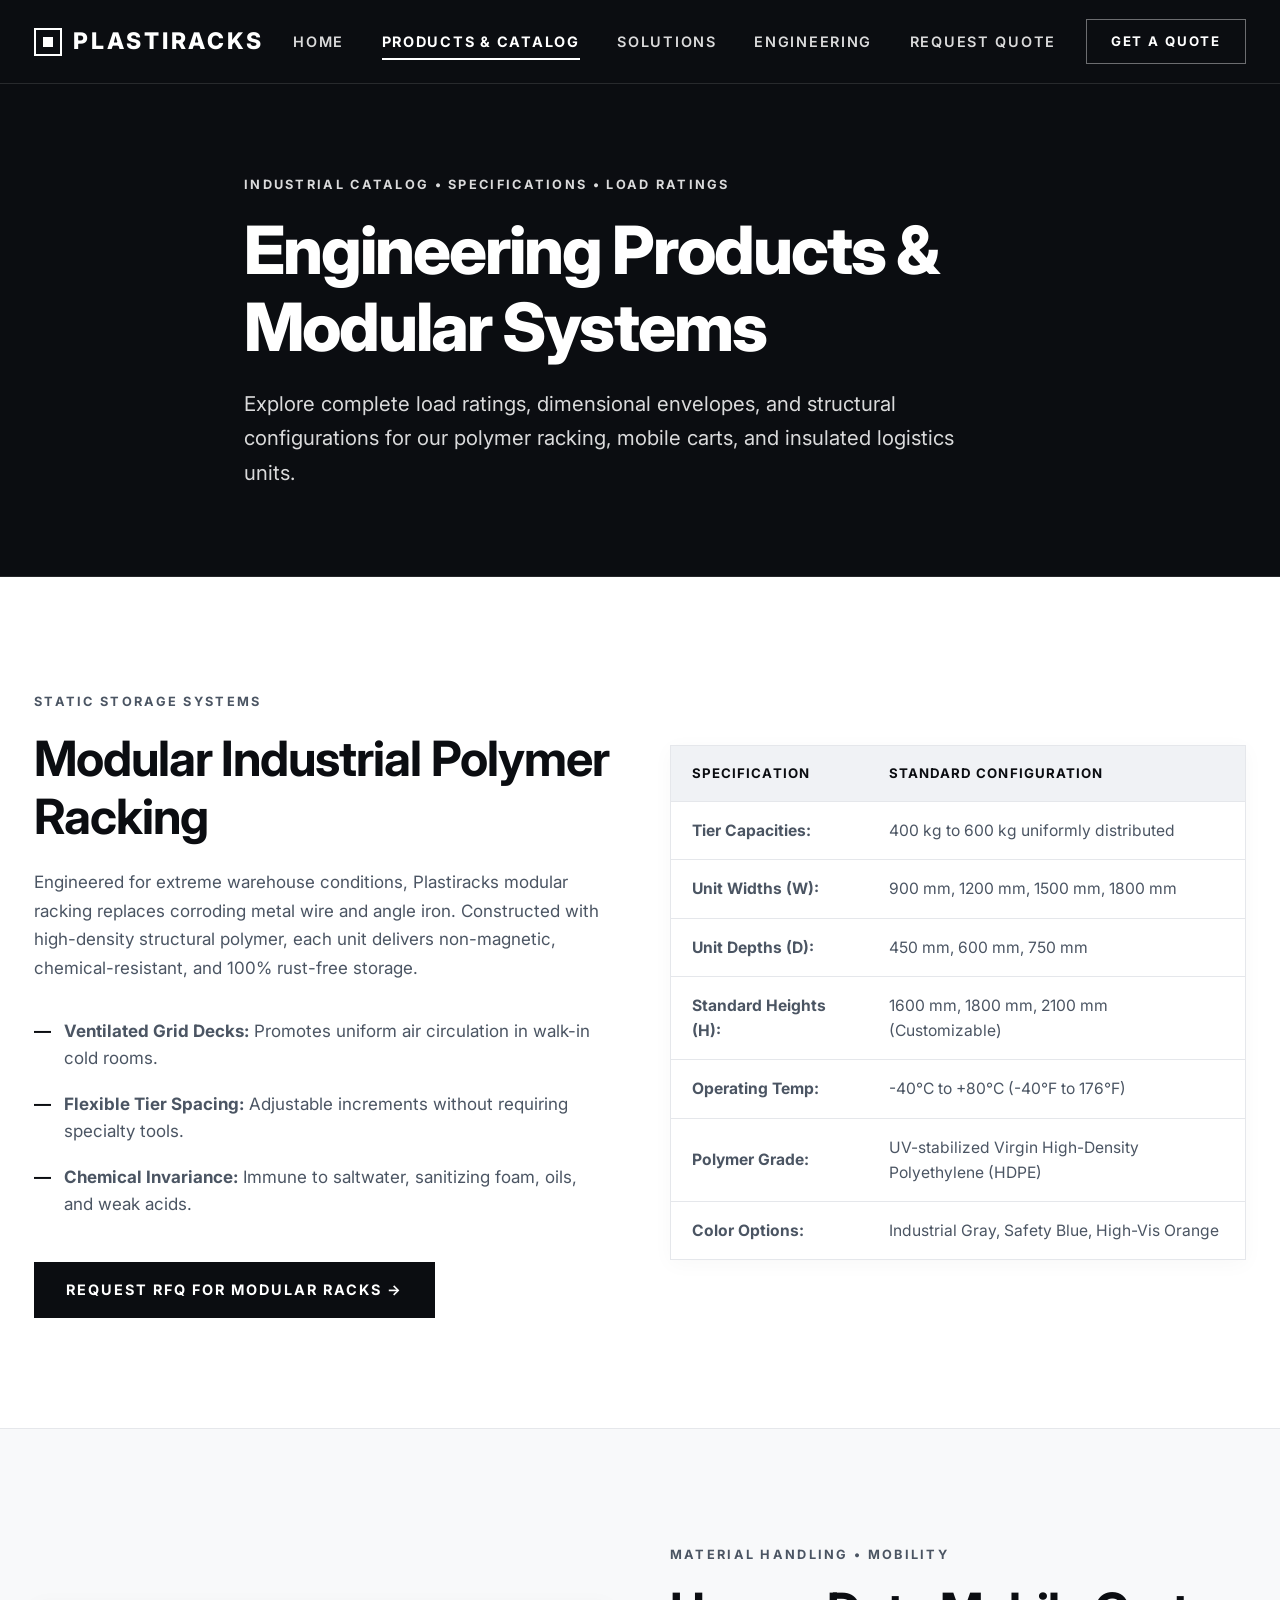
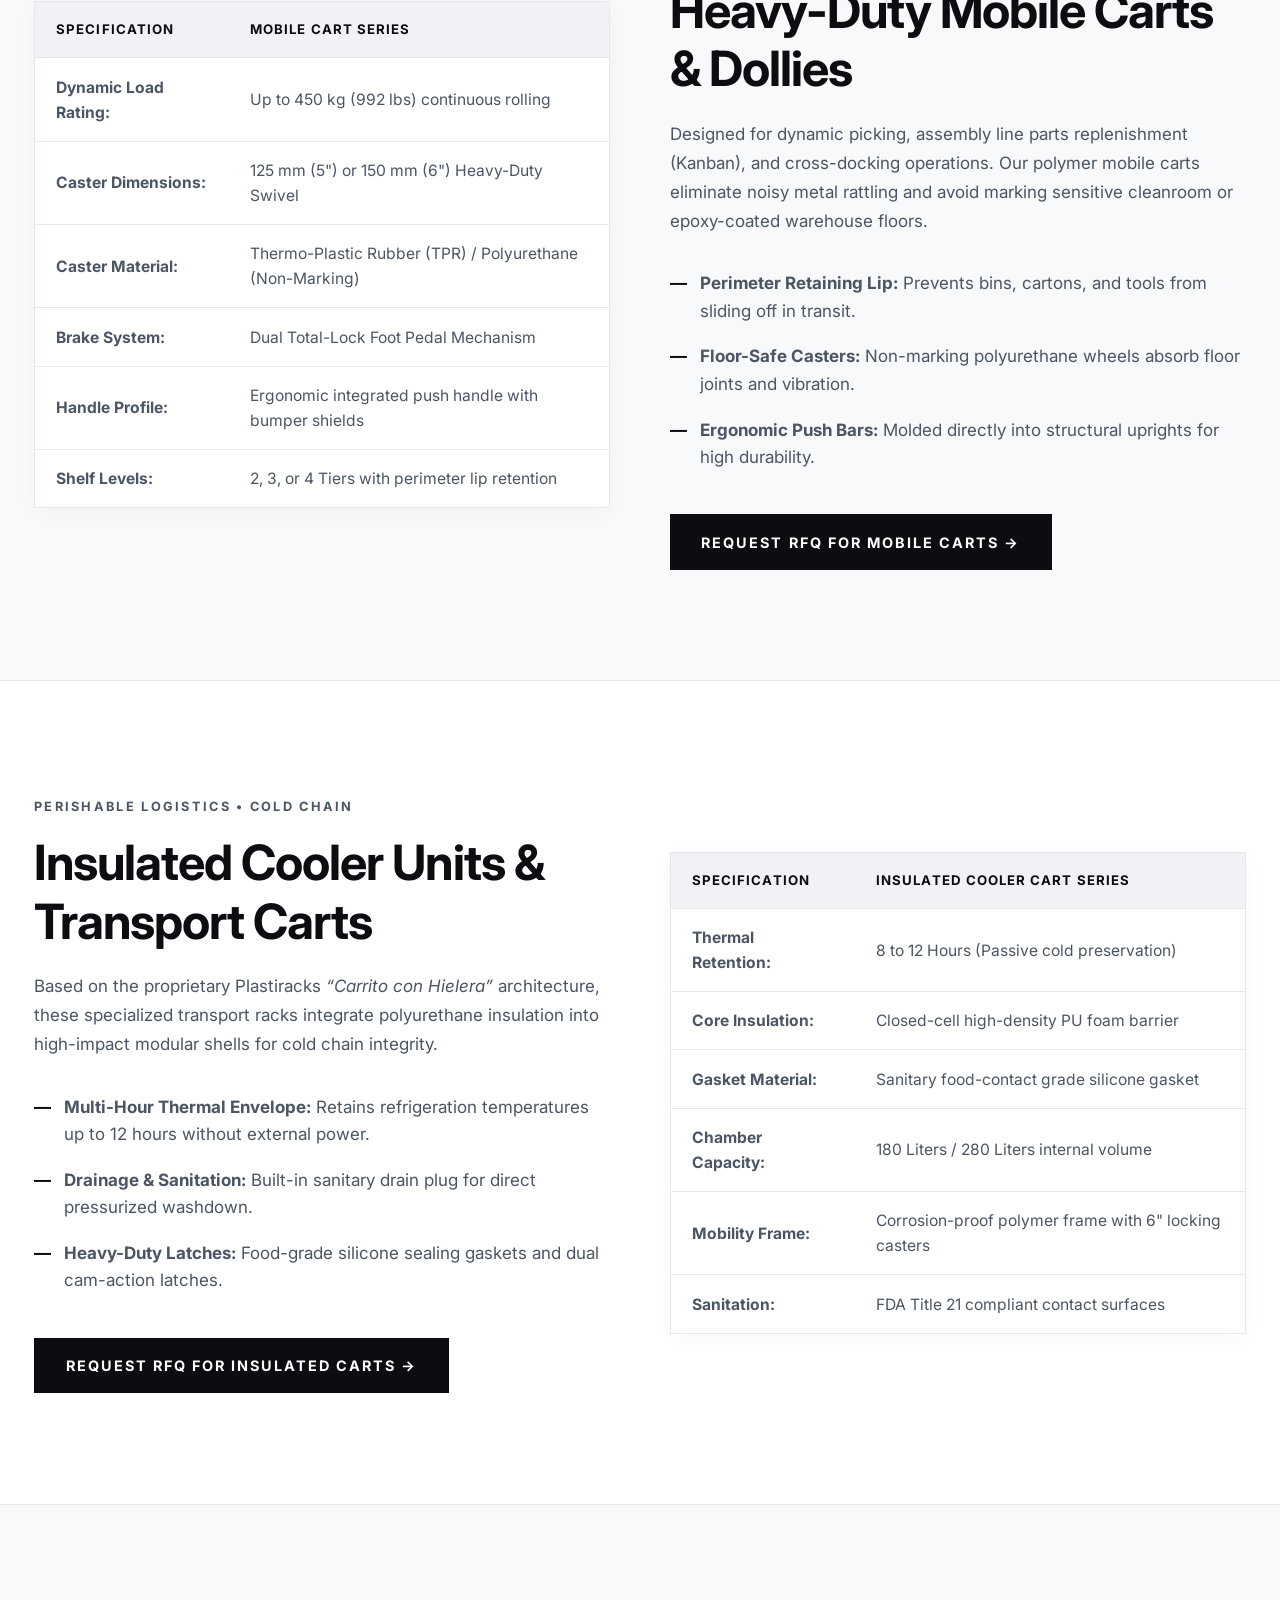
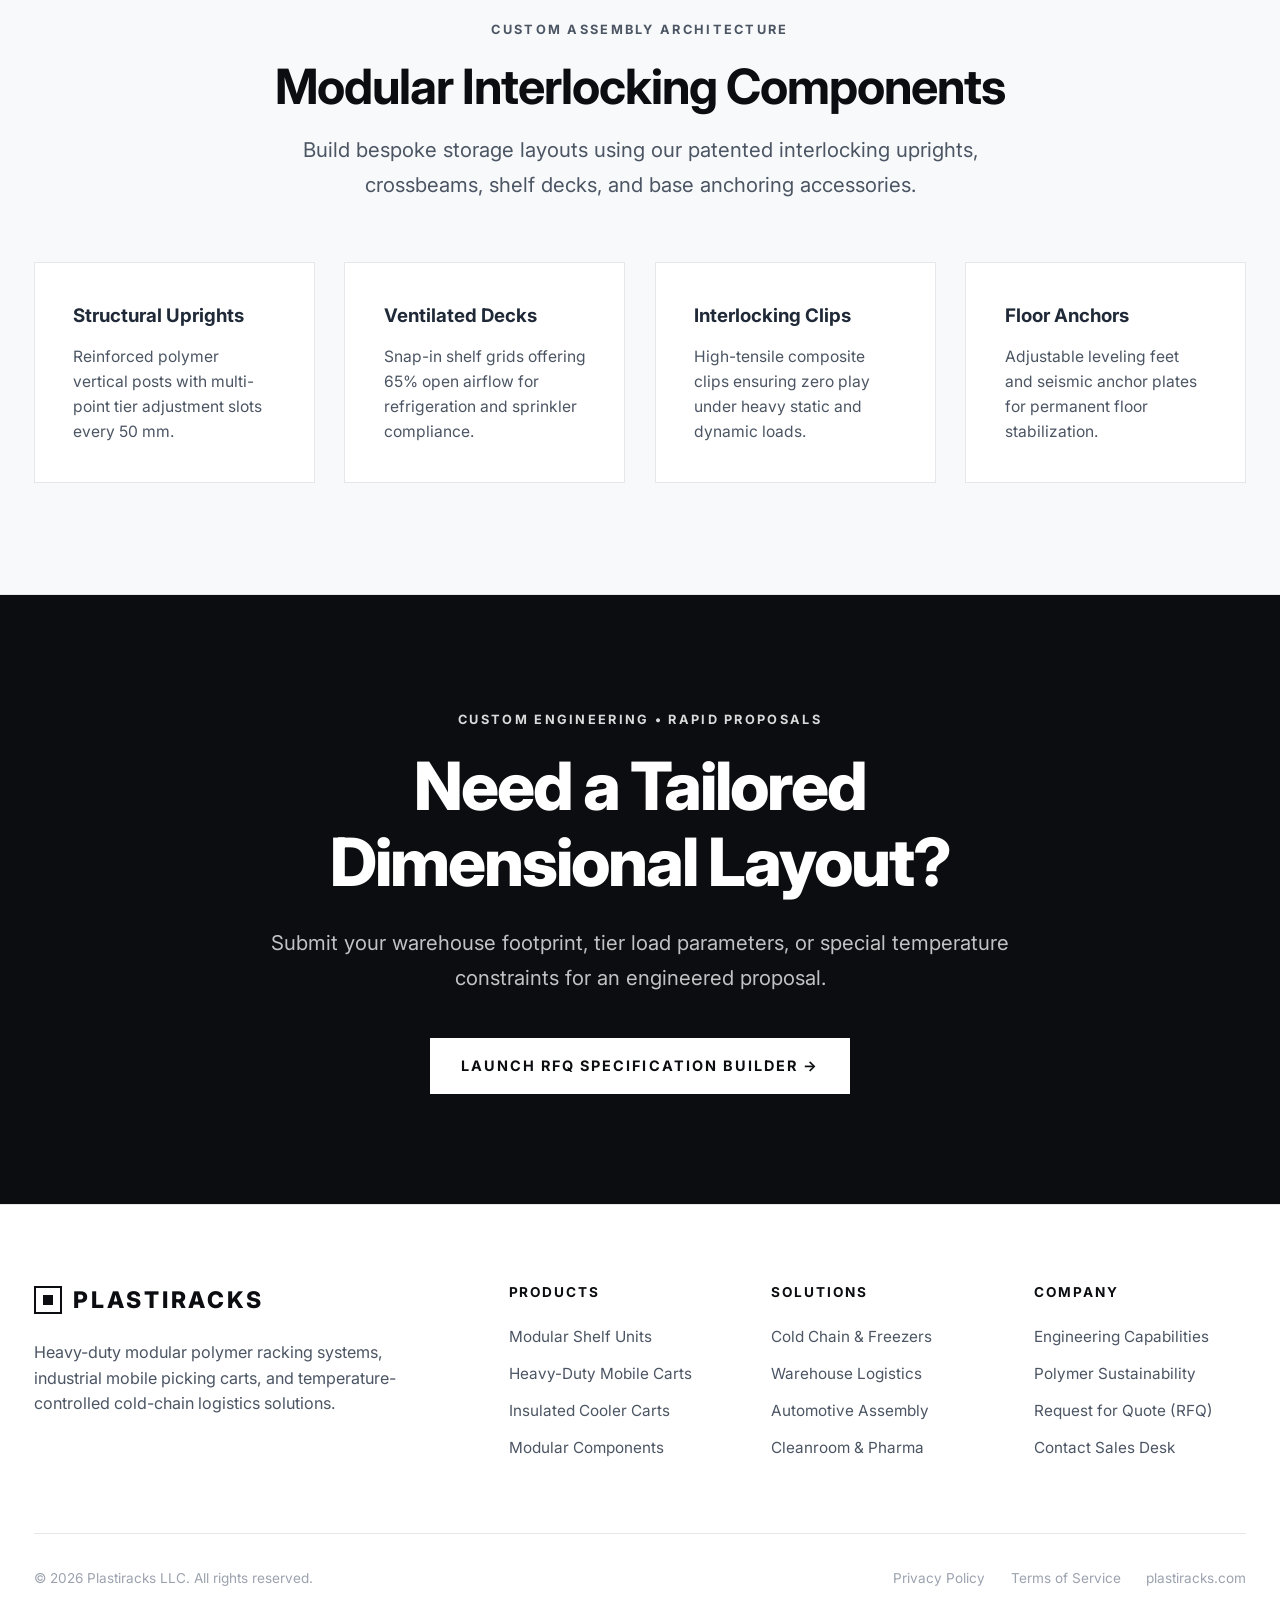
<file: products.html>
<!DOCTYPE html>
<html lang="en">
<head>
  <meta charset="UTF-8">
  <meta name="viewport" content="width=device-width, initial-scale=1.0">
  <title>Product Catalog & Technical Specifications | Plastiracks</title>
  <meta name="description" content="Explore Plastiracks modular industrial plastic shelving, mobile transport carts, and insulated cooler units with complete technical load ratings and dimensions.">
  <link rel="stylesheet" href="css/kendu.css">
  <link rel="preconnect" href="https://fonts.googleapis.com">
  <link rel="preconnect" href="https://fonts.gstatic.com" crossorigin>
  <link href="https://fonts.googleapis.com/css2?family=Inter:wght@400;500;600;700;800&display=swap" rel="stylesheet">
</head>
<body>

  <!-- Header Navigation -->
  <header class="kd-header">
    <div class="kd-container kd-header-inner">
      <a href="index.html" class="kd-logo">
        <span class="kd-logo-icon"></span>
        <span>PLASTIRACKS</span>
      </a>

      <nav class="kd-nav" aria-label="Main Navigation">
        <a href="index.html" class="kd-nav-link">Home</a>
        <a href="products.html" class="kd-nav-link active">Products &amp; Catalog</a>
        <a href="solutions.html" class="kd-nav-link">Solutions</a>
        <a href="about.html" class="kd-nav-link">Engineering</a>
        <a href="contact.html" class="kd-nav-link">Request Quote</a>
      </nav>

      <div class="kd-header-actions">
        <a href="contact.html" class="kd-btn kd-btn-outline-white" style="padding: 0.65rem 1.4rem; font-size: 0.78rem;">Get a Quote</a>
        <button class="kd-menu-toggle" aria-label="Toggle Navigation">
          <svg width="24" height="24" viewBox="0 0 24 24" fill="none" stroke="currentColor" stroke-width="2">
            <line x1="3" y1="12" x2="21" y2="12"></line>
            <line x1="3" y1="6" x2="21" y2="6"></line>
            <line x1="3" y1="18" x2="21" y2="18"></line>
          </svg>
        </button>
      </div>
    </div>
  </header>

  <main>
    <!-- Subpage Hero Banner -->
    <section class="kd-subpage-hero">
      <div class="kd-subpage-hero-bg" style="background-image: url('https://images.unsplash.com/photo-1541888946425-d0fbb18086f6?auto=format&fit=crop&w=1600&q=80');"></div>
      <div class="kd-container kd-subpage-hero-content">
        <span class="kd-kicker kd-kicker-light">INDUSTRIAL CATALOG &bull; SPECIFICATIONS &bull; LOAD RATINGS</span>
        <h1 class="kd-title-xl" style="margin-bottom: 1.25rem;">Engineering Products &amp; Modular Systems</h1>
        <p class="kd-lead" style="color: rgba(255, 255, 255, 0.85); max-width: 720px;">
          Explore complete load ratings, dimensional envelopes, and structural configurations for our polymer racking, mobile carts, and insulated logistics units.
        </p>
      </div>
    </section>

    <!-- Product 1: Modular Racking System -->
    <section class="kd-section" id="modular-racks">
      <div class="kd-container">
        <div class="kd-grid-2">
          <div>
            <span class="kd-kicker">Static Storage Systems</span>
            <h2 class="kd-title-lg" style="margin-bottom: 1.25rem;">Modular Industrial Polymer Racking</h2>
            <p style="color: var(--kd-charcoal); line-height: 1.7;">
              Engineered for extreme warehouse conditions, Plastiracks modular racking replaces corroding metal wire and angle iron. Constructed with high-density structural polymer, each unit delivers non-magnetic, chemical-resistant, and 100% rust-free storage.
            </p>
            <ul class="kd-checklist">
              <li><strong>Ventilated Grid Decks:</strong> Promotes uniform air circulation in walk-in cold rooms.</li>
              <li><strong>Flexible Tier Spacing:</strong> Adjustable increments without requiring specialty tools.</li>
              <li><strong>Chemical Invariance:</strong> Immune to saltwater, sanitizing foam, oils, and weak acids.</li>
            </ul>
            <div style="margin-top: 2rem;">
              <a href="contact.html?product=modular-shelf" class="kd-btn kd-btn-dark">Request RFQ for Modular Racks &rarr;</a>
            </div>
          </div>

          <div>
            <div class="kd-table-wrapper">
              <table class="kd-spec-table">
                <thead>
                  <tr>
                    <th>Specification</th>
                    <th>Standard Configuration</th>
                  </tr>
                </thead>
                <tbody>
                  <tr><td><strong>Tier Capacities:</strong></td><td>400 kg to 600 kg uniformly distributed</td></tr>
                  <tr><td><strong>Unit Widths (W):</strong></td><td>900 mm, 1200 mm, 1500 mm, 1800 mm</td></tr>
                  <tr><td><strong>Unit Depths (D):</strong></td><td>450 mm, 600 mm, 750 mm</td></tr>
                  <tr><td><strong>Standard Heights (H):</strong></td><td>1600 mm, 1800 mm, 2100 mm (Customizable)</td></tr>
                  <tr><td><strong>Operating Temp:</strong></td><td>-40&deg;C to +80&deg;C (-40&deg;F to 176&deg;F)</td></tr>
                  <tr><td><strong>Polymer Grade:</strong></td><td>UV-stabilized Virgin High-Density Polyethylene (HDPE)</td></tr>
                  <tr><td><strong>Color Options:</strong></td><td>Industrial Gray, Safety Blue, High-Vis Orange</td></tr>
                </tbody>
              </table>
            </div>
          </div>
        </div>
      </div>
    </section>

    <!-- Product 2: Mobile Carts & Dollies -->
    <section class="kd-section kd-section-alt" id="mobile-carts">
      <div class="kd-container">
        <div class="kd-grid-2">
          <div>
            <div class="kd-table-wrapper">
              <table class="kd-spec-table">
                <thead>
                  <tr>
                    <th>Specification</th>
                    <th>Mobile Cart Series</th>
                  </tr>
                </thead>
                <tbody>
                  <tr><td><strong>Dynamic Load Rating:</strong></td><td>Up to 450 kg (992 lbs) continuous rolling</td></tr>
                  <tr><td><strong>Caster Dimensions:</strong></td><td>125 mm (5&quot;) or 150 mm (6&quot;) Heavy-Duty Swivel</td></tr>
                  <tr><td><strong>Caster Material:</strong></td><td>Thermo-Plastic Rubber (TPR) / Polyurethane (Non-Marking)</td></tr>
                  <tr><td><strong>Brake System:</strong></td><td>Dual Total-Lock Foot Pedal Mechanism</td></tr>
                  <tr><td><strong>Handle Profile:</strong></td><td>Ergonomic integrated push handle with bumper shields</td></tr>
                  <tr><td><strong>Shelf Levels:</strong></td><td>2, 3, or 4 Tiers with perimeter lip retention</td></tr>
                </tbody>
              </table>
            </div>
          </div>

          <div>
            <span class="kd-kicker">Material Handling &bull; Mobility</span>
            <h2 class="kd-title-lg" style="margin-bottom: 1.25rem;">Heavy-Duty Mobile Carts &amp; Dollies</h2>
            <p style="color: var(--kd-charcoal); line-height: 1.7;">
              Designed for dynamic picking, assembly line parts replenishment (Kanban), and cross-docking operations. Our polymer mobile carts eliminate noisy metal rattling and avoid marking sensitive cleanroom or epoxy-coated warehouse floors.
            </p>
            <ul class="kd-checklist">
              <li><strong>Perimeter Retaining Lip:</strong> Prevents bins, cartons, and tools from sliding off in transit.</li>
              <li><strong>Floor-Safe Casters:</strong> Non-marking polyurethane wheels absorb floor joints and vibration.</li>
              <li><strong>Ergonomic Push Bars:</strong> Molded directly into structural uprights for high durability.</li>
            </ul>
            <div style="margin-top: 2rem;">
              <a href="contact.html?product=mobile-cart" class="kd-btn kd-btn-dark">Request RFQ for Mobile Carts &rarr;</a>
            </div>
          </div>
        </div>
      </div>
    </section>

    <!-- Product 3: Insulated Transport Units -->
    <section class="kd-section" id="insulated-racks">
      <div class="kd-container">
        <div class="kd-grid-2">
          <div>
            <span class="kd-kicker">Perishable Logistics &bull; Cold Chain</span>
            <h2 class="kd-title-lg" style="margin-bottom: 1.25rem;">Insulated Cooler Units &amp; Transport Carts</h2>
            <p style="color: var(--kd-charcoal); line-height: 1.7;">
              Based on the proprietary Plastiracks <em>&ldquo;Carrito con Hielera&rdquo;</em> architecture, these specialized transport racks integrate polyurethane insulation into high-impact modular shells for cold chain integrity.
            </p>
            <ul class="kd-checklist">
              <li><strong>Multi-Hour Thermal Envelope:</strong> Retains refrigeration temperatures up to 12 hours without external power.</li>
              <li><strong>Drainage &amp; Sanitation:</strong> Built-in sanitary drain plug for direct pressurized washdown.</li>
              <li><strong>Heavy-Duty Latches:</strong> Food-grade silicone sealing gaskets and dual cam-action latches.</li>
            </ul>
            <div style="margin-top: 2rem;">
              <a href="contact.html?product=insulated-cart" class="kd-btn kd-btn-dark">Request RFQ for Insulated Carts &rarr;</a>
            </div>
          </div>

          <div>
            <div class="kd-table-wrapper">
              <table class="kd-spec-table">
                <thead>
                  <tr>
                    <th>Specification</th>
                    <th>Insulated Cooler Cart Series</th>
                  </tr>
                </thead>
                <tbody>
                  <tr><td><strong>Thermal Retention:</strong></td><td>8 to 12 Hours (Passive cold preservation)</td></tr>
                  <tr><td><strong>Core Insulation:</strong></td><td>Closed-cell high-density PU foam barrier</td></tr>
                  <tr><td><strong>Gasket Material:</strong></td><td>Sanitary food-contact grade silicone gasket</td></tr>
                  <tr><td><strong>Chamber Capacity:</strong></td><td>180 Liters / 280 Liters internal volume</td></tr>
                  <tr><td><strong>Mobility Frame:</strong></td><td>Corrosion-proof polymer frame with 6&quot; locking casters</td></tr>
                  <tr><td><strong>Sanitation:</strong></td><td>FDA Title 21 compliant contact surfaces</td></tr>
                </tbody>
              </table>
            </div>
          </div>
        </div>
      </div>
    </section>

    <!-- Product 4: Modular Interlocking Components -->
    <section class="kd-section kd-section-alt" id="components">
      <div class="kd-container">
        <div class="kd-text-center" style="margin-bottom: 3.5rem;">
          <span class="kd-kicker">Custom Assembly Architecture</span>
          <h2 class="kd-title-lg">Modular Interlocking Components</h2>
          <p class="kd-lead kd-mx-auto" style="margin-top: 1rem;">
            Build bespoke storage layouts using our patented interlocking uprights, crossbeams, shelf decks, and base anchoring accessories.
          </p>
        </div>

        <div class="kd-grid-4">
          <div class="kd-panel-card">
            <h4 style="font-size: 1.1rem; font-weight: 700; margin-bottom: 0.75rem;">Structural Uprights</h4>
            <p style="font-size: 0.92rem; color: var(--kd-charcoal); line-height: 1.6;">
              Reinforced polymer vertical posts with multi-point tier adjustment slots every 50 mm.
            </p>
          </div>
          <div class="kd-panel-card">
            <h4 style="font-size: 1.1rem; font-weight: 700; margin-bottom: 0.75rem;">Ventilated Decks</h4>
            <p style="font-size: 0.92rem; color: var(--kd-charcoal); line-height: 1.6;">
              Snap-in shelf grids offering 65% open airflow for refrigeration and sprinkler compliance.
            </p>
          </div>
          <div class="kd-panel-card">
            <h4 style="font-size: 1.1rem; font-weight: 700; margin-bottom: 0.75rem;">Interlocking Clips</h4>
            <p style="font-size: 0.92rem; color: var(--kd-charcoal); line-height: 1.6;">
              High-tensile composite clips ensuring zero play under heavy static and dynamic loads.
            </p>
          </div>
          <div class="kd-panel-card">
            <h4 style="font-size: 1.1rem; font-weight: 700; margin-bottom: 0.75rem;">Floor Anchors</h4>
            <p style="font-size: 0.92rem; color: var(--kd-charcoal); line-height: 1.6;">
              Adjustable leveling feet and seismic anchor plates for permanent floor stabilization.
            </p>
          </div>
        </div>
      </div>
    </section>

    <!-- Bottom CTA Section -->
    <section class="kd-cta-section">
      <div class="kd-container">
        <span class="kd-kicker kd-kicker-light">CUSTOM ENGINEERING &bull; RAPID PROPOSALS</span>
        <h2 class="kd-title-xl" style="max-width: 820px; margin: 0 auto 1.5rem;">
          Need a Tailored Dimensional Layout?
        </h2>
        <p class="kd-lead kd-mx-auto" style="color: rgba(255, 255, 255, 0.75); margin-bottom: 2.5rem;">
          Submit your warehouse footprint, tier load parameters, or special temperature constraints for an engineered proposal.
        </p>
        <div>
          <a href="contact.html" class="kd-btn kd-btn-white">Launch RFQ Specification Builder &rarr;</a>
        </div>
      </div>
    </section>
  </main>

  <!-- Architectural Footer -->
  <footer class="kd-footer">
    <div class="kd-container">
      <div class="kd-footer-grid">
        <div class="kd-footer-brand">
          <div class="kd-logo">
            <span class="kd-logo-icon"></span>
            <span>PLASTIRACKS</span>
          </div>
          <p style="max-width: 380px; line-height: 1.6; color: var(--kd-charcoal); font-size: 0.95rem; margin-top: 1rem;">
            Heavy-duty modular polymer racking systems, industrial mobile picking carts, and temperature-controlled cold-chain logistics solutions.
          </p>
        </div>

        <div class="kd-footer-col">
          <h4>Products</h4>
          <ul class="kd-footer-links" style="list-style: none;">
            <li><a href="products.html#modular-racks">Modular Shelf Units</a></li>
            <li><a href="products.html#mobile-carts">Heavy-Duty Mobile Carts</a></li>
            <li><a href="products.html#insulated-racks">Insulated Cooler Carts</a></li>
            <li><a href="products.html#components">Modular Components</a></li>
          </ul>
        </div>

        <div class="kd-footer-col">
          <h4>Solutions</h4>
          <ul class="kd-footer-links" style="list-style: none;">
            <li><a href="solutions.html#cold-storage">Cold Chain &amp; Freezers</a></li>
            <li><a href="solutions.html#warehousing">Warehouse Logistics</a></li>
            <li><a href="solutions.html#automotive">Automotive Assembly</a></li>
            <li><a href="solutions.html#pharma">Cleanroom &amp; Pharma</a></li>
          </ul>
        </div>

        <div class="kd-footer-col">
          <h4>Company</h4>
          <ul class="kd-footer-links" style="list-style: none;">
            <li><a href="about.html">Engineering Capabilities</a></li>
            <li><a href="about.html#sustainability">Polymer Sustainability</a></li>
            <li><a href="contact.html">Request for Quote (RFQ)</a></li>
            <li><a href="contact.html#direct-contact">Contact Sales Desk</a></li>
          </ul>
        </div>
      </div>

      <div class="kd-footer-bottom">
        <div>&copy; <span class="kd-year">2026</span> Plastiracks LLC. All rights reserved.</div>
        <div style="display: flex; gap: 1.5rem;">
          <a href="#">Privacy Policy</a>
          <a href="#">Terms of Service</a>
          <a href="https://plastiracks.com" target="_blank" rel="noopener">plastiracks.com</a>
        </div>
      </div>
    </div>
  </footer>

  <script src="js/kendu.js"></script>
</body>
</html>
</file>
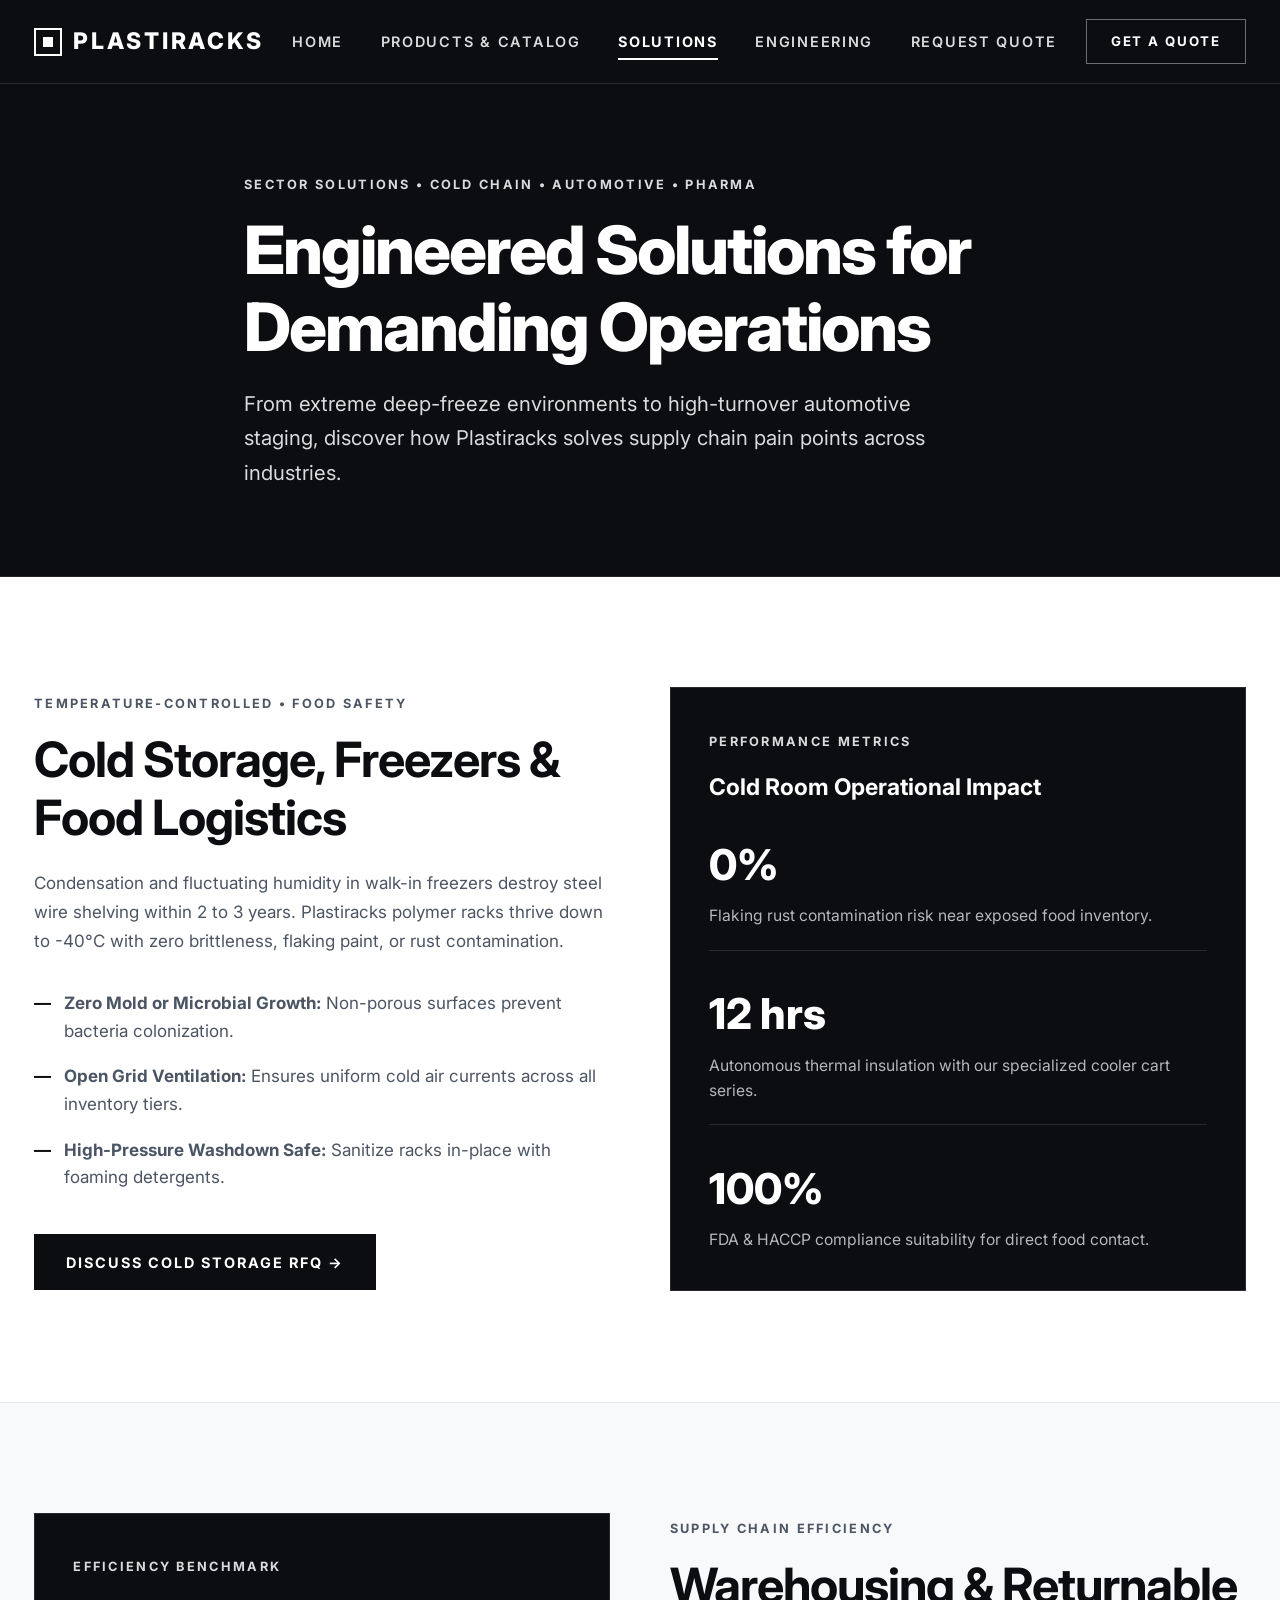
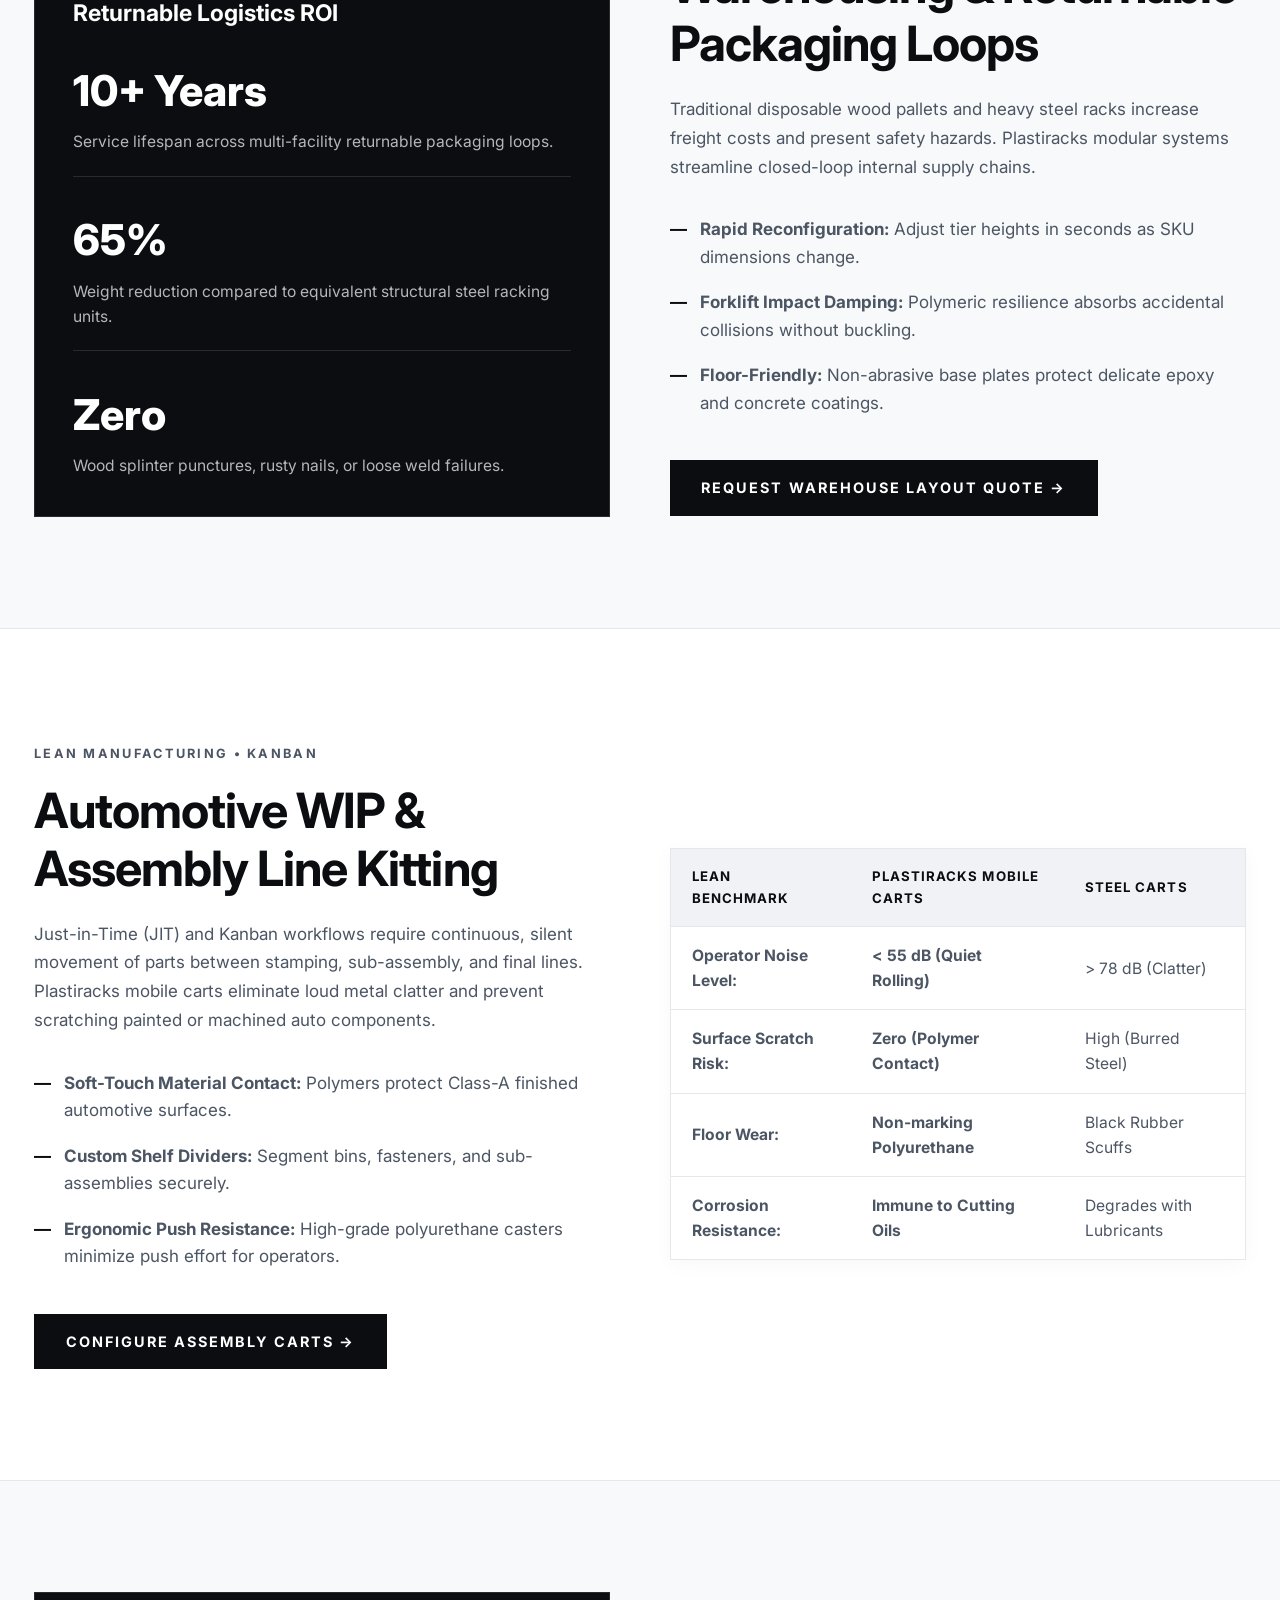
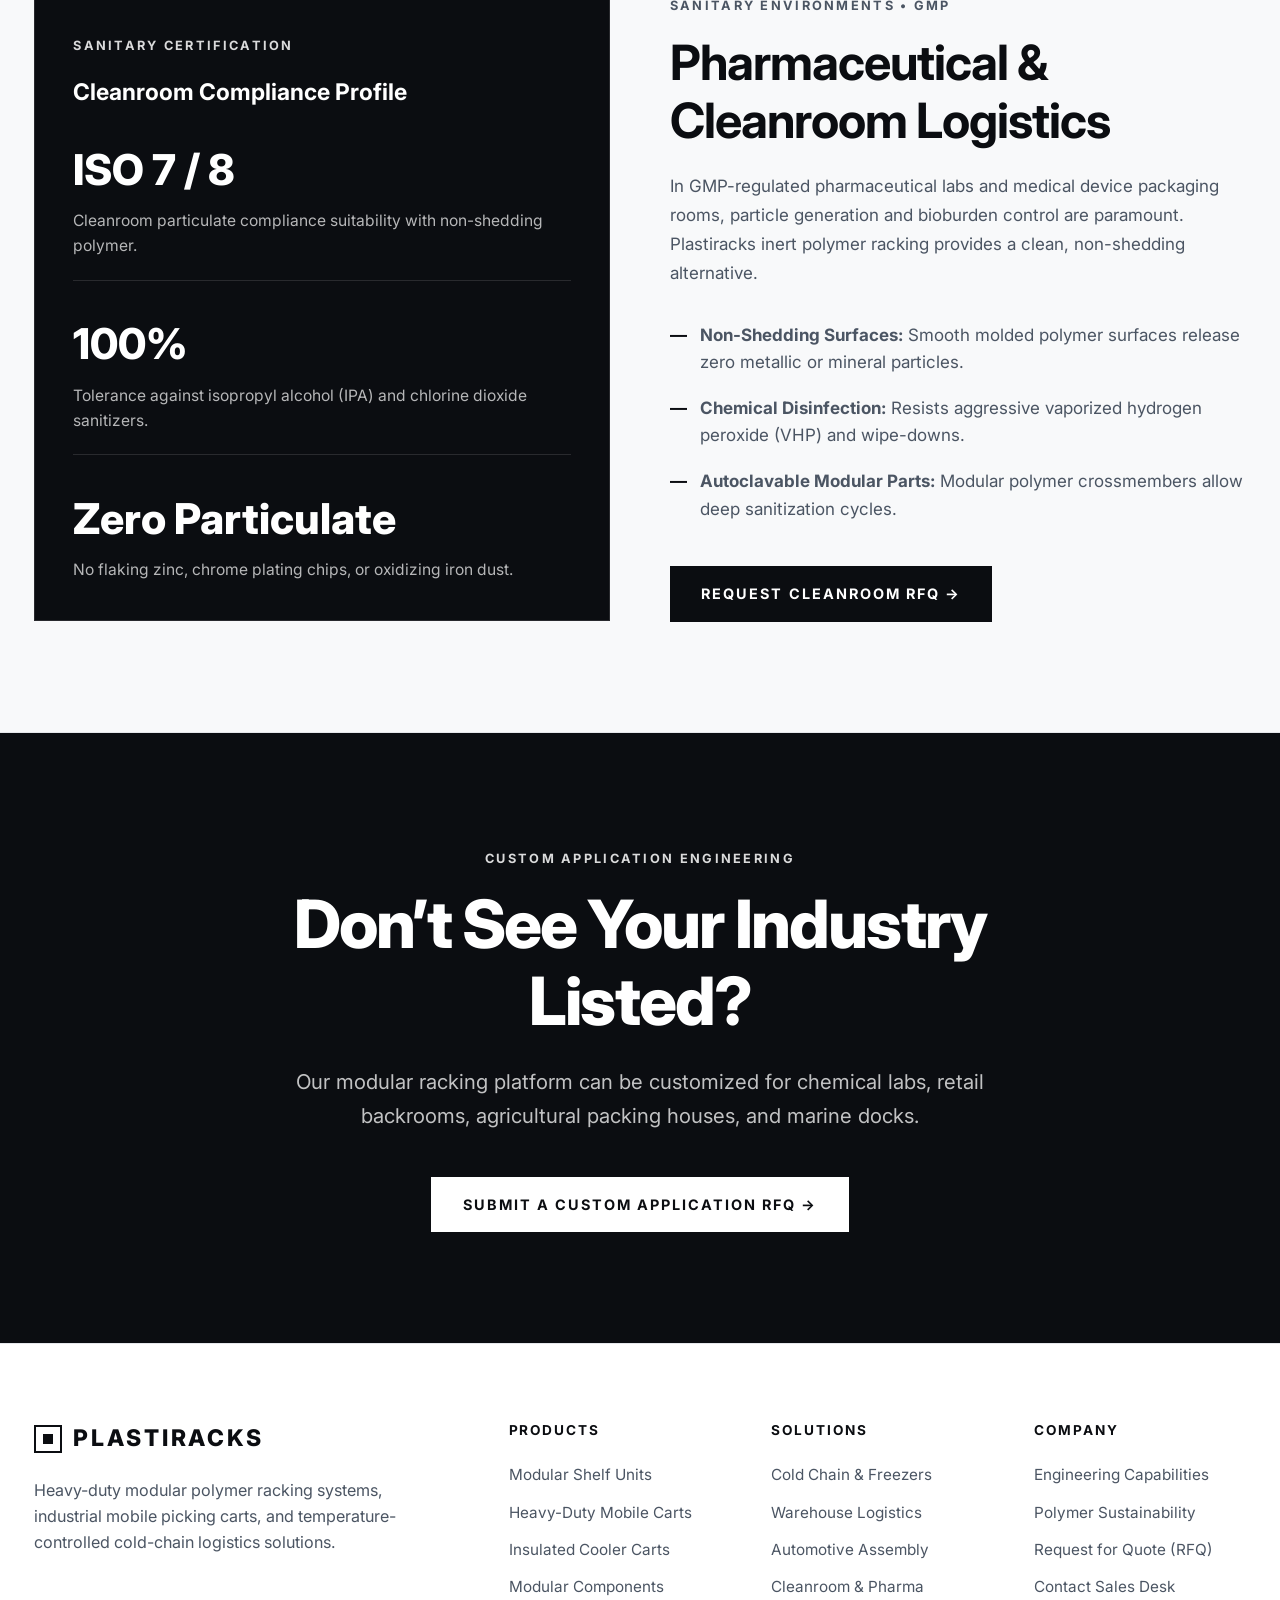
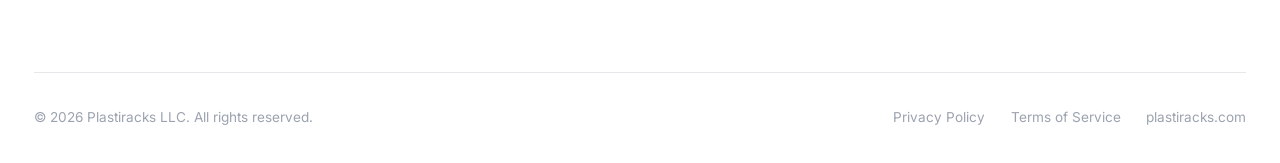
<file: solutions.html>
<!DOCTYPE html>
<html lang="en">
<head>
  <meta charset="UTF-8">
  <meta name="viewport" content="width=device-width, initial-scale=1.0">
  <title>Industrial Solutions & Applications | Plastiracks</title>
  <meta name="description" content="Purpose-built polymer racking solutions for cold storage facilities, warehouse logistics, automotive manufacturing, and pharmaceutical cleanrooms.">
  <link rel="stylesheet" href="css/kendu.css">
  <link rel="preconnect" href="https://fonts.googleapis.com">
  <link rel="preconnect" href="https://fonts.gstatic.com" crossorigin>
  <link href="https://fonts.googleapis.com/css2?family=Inter:wght@400;500;600;700;800&display=swap" rel="stylesheet">
</head>
<body>

  <!-- Header Navigation -->
  <header class="kd-header">
    <div class="kd-container kd-header-inner">
      <a href="index.html" class="kd-logo">
        <span class="kd-logo-icon"></span>
        <span>PLASTIRACKS</span>
      </a>

      <nav class="kd-nav" aria-label="Main Navigation">
        <a href="index.html" class="kd-nav-link">Home</a>
        <a href="products.html" class="kd-nav-link">Products &amp; Catalog</a>
        <a href="solutions.html" class="kd-nav-link active">Solutions</a>
        <a href="about.html" class="kd-nav-link">Engineering</a>
        <a href="contact.html" class="kd-nav-link">Request Quote</a>
      </nav>

      <div class="kd-header-actions">
        <a href="contact.html" class="kd-btn kd-btn-outline-white" style="padding: 0.65rem 1.4rem; font-size: 0.78rem;">Get a Quote</a>
        <button class="kd-menu-toggle" aria-label="Toggle Navigation">
          <svg width="24" height="24" viewBox="0 0 24 24" fill="none" stroke="currentColor" stroke-width="2">
            <line x1="3" y1="12" x2="21" y2="12"></line>
            <line x1="3" y1="6" x2="21" y2="6"></line>
            <line x1="3" y1="18" x2="21" y2="18"></line>
          </svg>
        </button>
      </div>
    </div>
  </header>

  <main>
    <!-- Subpage Hero Banner -->
    <section class="kd-subpage-hero">
      <div class="kd-subpage-hero-bg" style="background-image: url('https://images.unsplash.com/photo-1513694203232-719a280e022f?auto=format&fit=crop&w=1600&q=80');"></div>
      <div class="kd-container kd-subpage-hero-content">
        <span class="kd-kicker kd-kicker-light">SECTOR SOLUTIONS &bull; COLD CHAIN &bull; AUTOMOTIVE &bull; PHARMA</span>
        <h1 class="kd-title-xl" style="margin-bottom: 1.25rem;">Engineered Solutions for Demanding Operations</h1>
        <p class="kd-lead" style="color: rgba(255, 255, 255, 0.85); max-width: 720px;">
          From extreme deep-freeze environments to high-turnover automotive staging, discover how Plastiracks solves supply chain pain points across industries.
        </p>
      </div>
    </section>

    <!-- Solution 1: Cold Storage -->
    <section class="kd-section" id="cold-storage">
      <div class="kd-container">
        <div class="kd-grid-2">
          <div>
            <span class="kd-kicker">Temperature-Controlled &bull; Food Safety</span>
            <h2 class="kd-title-lg" style="margin-bottom: 1.25rem;">Cold Storage, Freezers &amp; Food Logistics</h2>
            <p style="color: var(--kd-charcoal); line-height: 1.7;">
              Condensation and fluctuating humidity in walk-in freezers destroy steel wire shelving within 2 to 3 years. Plastiracks polymer racks thrive down to -40&deg;C with zero brittleness, flaking paint, or rust contamination.
            </p>
            <ul class="kd-checklist">
              <li><strong>Zero Mold or Microbial Growth:</strong> Non-porous surfaces prevent bacteria colonization.</li>
              <li><strong>Open Grid Ventilation:</strong> Ensures uniform cold air currents across all inventory tiers.</li>
              <li><strong>High-Pressure Washdown Safe:</strong> Sanitize racks in-place with foaming detergents.</li>
            </ul>
            <div style="margin-top: 2rem;">
              <a href="contact.html?product=modular-shelf" class="kd-btn kd-btn-dark">Discuss Cold Storage RFQ &rarr;</a>
            </div>
          </div>

          <div>
            <div class="kd-panel-card-dark">
              <span class="kd-kicker kd-kicker-light">Performance Metrics</span>
              <h3 style="color: #fff; margin-bottom: 1.5rem; font-size: 1.35rem;">Cold Room Operational Impact</h3>
              <div style="margin-bottom: 1.75rem; border-bottom: 1px solid rgba(255,255,255,0.12); padding-bottom: 1.25rem;">
                <div style="font-size: 2.5rem; font-weight: 800; color: #ffffff;">0%</div>
                <p style="color: rgba(255,255,255,0.7); font-size: 0.92rem; margin-top: 0.25rem;">Flaking rust contamination risk near exposed food inventory.</p>
              </div>
              <div style="margin-bottom: 1.75rem; border-bottom: 1px solid rgba(255,255,255,0.12); padding-bottom: 1.25rem;">
                <div style="font-size: 2.5rem; font-weight: 800; color: #ffffff;">12 hrs</div>
                <p style="color: rgba(255,255,255,0.7); font-size: 0.92rem; margin-top: 0.25rem;">Autonomous thermal insulation with our specialized cooler cart series.</p>
              </div>
              <div>
                <div style="font-size: 2.5rem; font-weight: 800; color: #ffffff;">100%</div>
                <p style="color: rgba(255,255,255,0.7); font-size: 0.92rem; margin-top: 0.25rem;">FDA &amp; HACCP compliance suitability for direct food contact.</p>
              </div>
            </div>
          </div>
        </div>
      </div>
    </section>

    <!-- Solution 2: Warehousing & Returnable Packaging -->
    <section class="kd-section kd-section-alt" id="warehousing">
      <div class="kd-container">
        <div class="kd-grid-2">
          <div>
            <div class="kd-panel-card-dark">
              <span class="kd-kicker kd-kicker-light">Efficiency Benchmark</span>
              <h3 style="color: #fff; margin-bottom: 1.5rem; font-size: 1.35rem;">Returnable Logistics ROI</h3>
              <div style="margin-bottom: 1.75rem; border-bottom: 1px solid rgba(255,255,255,0.12); padding-bottom: 1.25rem;">
                <div style="font-size: 2.5rem; font-weight: 800; color: #ffffff;">10+ Years</div>
                <p style="color: rgba(255,255,255,0.7); font-size: 0.92rem; margin-top: 0.25rem;">Service lifespan across multi-facility returnable packaging loops.</p>
              </div>
              <div style="margin-bottom: 1.75rem; border-bottom: 1px solid rgba(255,255,255,0.12); padding-bottom: 1.25rem;">
                <div style="font-size: 2.5rem; font-weight: 800; color: #ffffff;">65%</div>
                <p style="color: rgba(255,255,255,0.7); font-size: 0.92rem; margin-top: 0.25rem;">Weight reduction compared to equivalent structural steel racking units.</p>
              </div>
              <div>
                <div style="font-size: 2.5rem; font-weight: 800; color: #ffffff;">Zero</div>
                <p style="color: rgba(255,255,255,0.7); font-size: 0.92rem; margin-top: 0.25rem;">Wood splinter punctures, rusty nails, or loose weld failures.</p>
              </div>
            </div>
          </div>

          <div>
            <span class="kd-kicker">Supply Chain Efficiency</span>
            <h2 class="kd-title-lg" style="margin-bottom: 1.25rem;">Warehousing &amp; Returnable Packaging Loops</h2>
            <p style="color: var(--kd-charcoal); line-height: 1.7;">
              Traditional disposable wood pallets and heavy steel racks increase freight costs and present safety hazards. Plastiracks modular systems streamline closed-loop internal supply chains.
            </p>
            <ul class="kd-checklist">
              <li><strong>Rapid Reconfiguration:</strong> Adjust tier heights in seconds as SKU dimensions change.</li>
              <li><strong>Forklift Impact Damping:</strong> Polymeric resilience absorbs accidental collisions without buckling.</li>
              <li><strong>Floor-Friendly:</strong> Non-abrasive base plates protect delicate epoxy and concrete coatings.</li>
            </ul>
            <div style="margin-top: 2rem;">
              <a href="contact.html" class="kd-btn kd-btn-dark">Request Warehouse Layout Quote &rarr;</a>
            </div>
          </div>
        </div>
      </div>
    </section>

    <!-- Solution 3: Automotive & Assembly -->
    <section class="kd-section" id="automotive">
      <div class="kd-container">
        <div class="kd-grid-2">
          <div>
            <span class="kd-kicker">Lean Manufacturing &bull; Kanban</span>
            <h2 class="kd-title-lg" style="margin-bottom: 1.25rem;">Automotive WIP &amp; Assembly Line Kitting</h2>
            <p style="color: var(--kd-charcoal); line-height: 1.7;">
              Just-in-Time (JIT) and Kanban workflows require continuous, silent movement of parts between stamping, sub-assembly, and final lines. Plastiracks mobile carts eliminate loud metal clatter and prevent scratching painted or machined auto components.
            </p>
            <ul class="kd-checklist">
              <li><strong>Soft-Touch Material Contact:</strong> Polymers protect Class-A finished automotive surfaces.</li>
              <li><strong>Custom Shelf Dividers:</strong> Segment bins, fasteners, and sub-assemblies securely.</li>
              <li><strong>Ergonomic Push Resistance:</strong> High-grade polyurethane casters minimize push effort for operators.</li>
            </ul>
            <div style="margin-top: 2rem;">
              <a href="contact.html?product=mobile-cart" class="kd-btn kd-btn-dark">Configure Assembly Carts &rarr;</a>
            </div>
          </div>

          <div>
            <div class="kd-table-wrapper">
              <table class="kd-spec-table">
                <thead>
                  <tr>
                    <th>Lean Benchmark</th>
                    <th>Plastiracks Mobile Carts</th>
                    <th>Steel Carts</th>
                  </tr>
                </thead>
                <tbody>
                  <tr><td><strong>Operator Noise Level:</strong></td><td><strong>&lt; 55 dB (Quiet Rolling)</strong></td><td>&gt; 78 dB (Clatter)</td></tr>
                  <tr><td><strong>Surface Scratch Risk:</strong></td><td><strong>Zero (Polymer Contact)</strong></td><td>High (Burred Steel)</td></tr>
                  <tr><td><strong>Floor Wear:</strong></td><td><strong>Non-marking Polyurethane</strong></td><td>Black Rubber Scuffs</td></tr>
                  <tr><td><strong>Corrosion Resistance:</strong></td><td><strong>Immune to Cutting Oils</strong></td><td>Degrades with Lubricants</td></tr>
                </tbody>
              </table>
            </div>
          </div>
        </div>
      </div>
    </section>

    <!-- Solution 4: Cleanroom & Pharmaceutical -->
    <section class="kd-section kd-section-alt" id="pharma">
      <div class="kd-container">
        <div class="kd-grid-2">
          <div>
            <div class="kd-panel-card-dark">
              <span class="kd-kicker kd-kicker-light">Sanitary Certification</span>
              <h3 style="color: #fff; margin-bottom: 1.5rem; font-size: 1.35rem;">Cleanroom Compliance Profile</h3>
              <div style="margin-bottom: 1.75rem; border-bottom: 1px solid rgba(255,255,255,0.12); padding-bottom: 1.25rem;">
                <div style="font-size: 2.5rem; font-weight: 800; color: #ffffff;">ISO 7 / 8</div>
                <p style="color: rgba(255,255,255,0.7); font-size: 0.92rem; margin-top: 0.25rem;">Cleanroom particulate compliance suitability with non-shedding polymer.</p>
              </div>
              <div style="margin-bottom: 1.75rem; border-bottom: 1px solid rgba(255,255,255,0.12); padding-bottom: 1.25rem;">
                <div style="font-size: 2.5rem; font-weight: 800; color: #ffffff;">100%</div>
                <p style="color: rgba(255,255,255,0.7); font-size: 0.92rem; margin-top: 0.25rem;">Tolerance against isopropyl alcohol (IPA) and chlorine dioxide sanitizers.</p>
              </div>
              <div>
                <div style="font-size: 2.5rem; font-weight: 800; color: #ffffff;">Zero Particulate</div>
                <p style="color: rgba(255,255,255,0.7); font-size: 0.92rem; margin-top: 0.25rem;">No flaking zinc, chrome plating chips, or oxidizing iron dust.</p>
              </div>
            </div>
          </div>

          <div>
            <span class="kd-kicker">Sanitary Environments &bull; GMP</span>
            <h2 class="kd-title-lg" style="margin-bottom: 1.25rem;">Pharmaceutical &amp; Cleanroom Logistics</h2>
            <p style="color: var(--kd-charcoal); line-height: 1.7;">
              In GMP-regulated pharmaceutical labs and medical device packaging rooms, particle generation and bioburden control are paramount. Plastiracks inert polymer racking provides a clean, non-shedding alternative.
            </p>
            <ul class="kd-checklist">
              <li><strong>Non-Shedding Surfaces:</strong> Smooth molded polymer surfaces release zero metallic or mineral particles.</li>
              <li><strong>Chemical Disinfection:</strong> Resists aggressive vaporized hydrogen peroxide (VHP) and wipe-downs.</li>
              <li><strong>Autoclavable Modular Parts:</strong> Modular polymer crossmembers allow deep sanitization cycles.</li>
            </ul>
            <div style="margin-top: 2rem;">
              <a href="contact.html?product=modular-shelf" class="kd-btn kd-btn-dark">Request Cleanroom RFQ &rarr;</a>
            </div>
          </div>
        </div>
      </div>
    </section>

    <!-- Bottom CTA -->
    <section class="kd-cta-section">
      <div class="kd-container">
        <span class="kd-kicker kd-kicker-light">CUSTOM APPLICATION ENGINEERING</span>
        <h2 class="kd-title-xl" style="max-width: 820px; margin: 0 auto 1.5rem;">
          Don&rsquo;t See Your Industry Listed?
        </h2>
        <p class="kd-lead kd-mx-auto" style="color: rgba(255, 255, 255, 0.75); margin-bottom: 2.5rem;">
          Our modular racking platform can be customized for chemical labs, retail backrooms, agricultural packing houses, and marine docks.
        </p>
        <div>
          <a href="contact.html" class="kd-btn kd-btn-white">Submit a Custom Application RFQ &rarr;</a>
        </div>
      </div>
    </section>
  </main>

  <!-- Architectural Footer -->
  <footer class="kd-footer">
    <div class="kd-container">
      <div class="kd-footer-grid">
        <div class="kd-footer-brand">
          <div class="kd-logo">
            <span class="kd-logo-icon"></span>
            <span>PLASTIRACKS</span>
          </div>
          <p style="max-width: 380px; line-height: 1.6; color: var(--kd-charcoal); font-size: 0.95rem; margin-top: 1rem;">
            Heavy-duty modular polymer racking systems, industrial mobile picking carts, and temperature-controlled cold-chain logistics solutions.
          </p>
        </div>

        <div class="kd-footer-col">
          <h4>Products</h4>
          <ul class="kd-footer-links" style="list-style: none;">
            <li><a href="products.html#modular-racks">Modular Shelf Units</a></li>
            <li><a href="products.html#mobile-carts">Heavy-Duty Mobile Carts</a></li>
            <li><a href="products.html#insulated-racks">Insulated Cooler Carts</a></li>
            <li><a href="products.html#components">Modular Components</a></li>
          </ul>
        </div>

        <div class="kd-footer-col">
          <h4>Solutions</h4>
          <ul class="kd-footer-links" style="list-style: none;">
            <li><a href="solutions.html#cold-storage">Cold Chain &amp; Freezers</a></li>
            <li><a href="solutions.html#warehousing">Warehouse Logistics</a></li>
            <li><a href="solutions.html#automotive">Automotive Assembly</a></li>
            <li><a href="solutions.html#pharma">Cleanroom &amp; Pharma</a></li>
          </ul>
        </div>

        <div class="kd-footer-col">
          <h4>Company</h4>
          <ul class="kd-footer-links" style="list-style: none;">
            <li><a href="about.html">Engineering Capabilities</a></li>
            <li><a href="about.html#sustainability">Polymer Sustainability</a></li>
            <li><a href="contact.html">Request for Quote (RFQ)</a></li>
            <li><a href="contact.html#direct-contact">Contact Sales Desk</a></li>
          </ul>
        </div>
      </div>

      <div class="kd-footer-bottom">
        <div>&copy; <span class="kd-year">2026</span> Plastiracks LLC. All rights reserved.</div>
        <div style="display: flex; gap: 1.5rem;">
          <a href="#">Privacy Policy</a>
          <a href="#">Terms of Service</a>
          <a href="https://plastiracks.com" target="_blank" rel="noopener">plastiracks.com</a>
        </div>
      </div>
    </div>
  </footer>

  <script src="js/kendu.js"></script>
</body>
</html>
</file>
<file: css/kendu.css>
/* ==========================================================================
   KENDU-INSPIRED ARCHITECTURAL & SPATIAL SCAFFOLD DESIGN SYSTEM
   Monochrome white, off-white, and neutral grey palette.
   Smooth flex-grow image accordion transitions, background video loops,
   and minimal geometric typography.
   ========================================================================== */

:root {
  /* Strictly Monochrome White & Grey Palette */
  --kd-white: #ffffff;
  --kd-offwhite: #f8f9fa;
  --kd-light-grey: #f0f2f5;
  --kd-border-grey: #e5e7eb;
  --kd-mid-grey: #9ca3af;
  --kd-charcoal: #4b5563;
  --kd-dark-grey: #1f2937;
  --kd-black: #0b0d11;

  --kd-font-sans: "Inter", -apple-system, BlinkMacSystemFont, "Segoe UI", Roboto, "Helvetica Neue", Arial, sans-serif;
  --kd-font-mono: ui-monospace, SFMono-Regular, Menlo, Monaco, Consolas, monospace;

  --kd-transition-fast: 0.25s cubic-bezier(0.25, 1, 0.5, 1);
  --kd-transition-smooth: 0.55s cubic-bezier(0.25, 1, 0.5, 1);
  --kd-transition-slow: 0.85s cubic-bezier(0.16, 1, 0.3, 1);

  --kd-container-max: 1440px;
}

/* Reset & Box Sizing */
*, *::before, *::after {
  box-sizing: border-box;
  margin: 0;
  padding: 0;
}

html {
  font-family: var(--kd-font-sans);
  font-size: 16px;
  color: var(--kd-dark-grey);
  background-color: var(--kd-white);
  line-height: 1.6;
  scroll-behavior: smooth;
  -webkit-font-smoothing: antialiased;
}

@media (min-width: 1024px) {
  html {
    font-size: 17px;
  }
}

body {
  min-height: 100vh;
  display: flex;
  flex-direction: column;
  overflow-x: hidden;
}

a {
  color: inherit;
  text-decoration: none;
  transition: var(--kd-transition-fast);
}

img, video {
  display: block;
  max-width: 100%;
}

.kd-container {
  width: 100%;
  max-width: var(--kd-container-max);
  margin: 0 auto;
  padding: 0 2rem;
}

/* ==========================================================================
   Typography & Utility Elements
   ========================================================================== */

.kd-kicker {
  display: inline-block;
  font-size: 0.75rem;
  font-weight: 700;
  text-transform: uppercase;
  letter-spacing: 0.18em;
  color: var(--kd-charcoal);
  margin-bottom: 1rem;
}

.kd-kicker-light {
  color: rgba(255, 255, 255, 0.85);
}

.kd-title-xl {
  font-size: clamp(2.4rem, 5.2vw, 4.2rem);
  font-weight: 800;
  line-height: 1.15;
  letter-spacing: -0.03em;
  color: var(--kd-white);
}

.kd-title-lg {
  font-size: clamp(2rem, 3.8vw, 3rem);
  font-weight: 700;
  line-height: 1.2;
  letter-spacing: -0.02em;
  color: var(--kd-black);
}

.kd-title-md {
  font-size: 1.5rem;
  font-weight: 700;
  letter-spacing: -0.01em;
  color: var(--kd-black);
}

.kd-lead {
  font-size: 1.2rem;
  color: var(--kd-charcoal);
  line-height: 1.7;
  max-width: 780px;
}

.kd-text-center {
  text-align: center;
}

.kd-mx-auto {
  margin-left: auto;
  margin-right: auto;
}

/* Divider Line */
.kd-divider {
  width: 60px;
  height: 2px;
  background-color: var(--kd-black);
  margin: 1.25rem auto 0;
}

/* Buttons (Kendu Animated Underline / Minimal Style) */
.kd-btn {
  display: inline-flex;
  align-items: center;
  justify-content: center;
  gap: 0.6rem;
  font-size: 0.85rem;
  font-weight: 700;
  text-transform: uppercase;
  letter-spacing: 0.14em;
  padding: 0.9rem 1.8rem;
  border: 1px solid transparent;
  cursor: pointer;
  transition: var(--kd-transition-fast);
  position: relative;
  overflow: hidden;
}

.kd-btn-white {
  background-color: var(--kd-white);
  color: var(--kd-black);
  border-color: var(--kd-white);
}

.kd-btn-white:hover {
  background-color: transparent;
  color: var(--kd-white);
}

.kd-btn-outline-white {
  background-color: transparent;
  color: var(--kd-white);
  border-color: rgba(255, 255, 255, 0.4);
}

.kd-btn-outline-white:hover {
  background-color: var(--kd-white);
  color: var(--kd-black);
  border-color: var(--kd-white);
}

.kd-btn-dark {
  background-color: var(--kd-black);
  color: var(--kd-white);
  border-color: var(--kd-black);
}

.kd-btn-dark:hover {
  background-color: var(--kd-charcoal);
  border-color: var(--kd-charcoal);
}

.kd-btn-outline-dark {
  background-color: transparent;
  color: var(--kd-black);
  border-color: var(--kd-black);
}

.kd-btn-outline-dark:hover {
  background-color: var(--kd-black);
  color: var(--kd-white);
}

/* ==========================================================================
   Header & Floating Navigation
   ========================================================================== */

.kd-header {
  position: fixed;
  top: 0;
  left: 0;
  right: 0;
  z-index: 1000;
  height: 84px;
  display: flex;
  align-items: center;
  transition: background-color 0.35s ease, border-color 0.35s ease, height 0.35s ease;
  border-bottom: 1px solid rgba(255, 255, 255, 0.12);
}

.kd-header.scrolled {
  background-color: rgba(255, 255, 255, 0.94);
  backdrop-filter: blur(12px);
  -webkit-backdrop-filter: blur(12px);
  border-bottom: 1px solid var(--kd-border-grey);
  height: 72px;
}

.kd-header-inner {
  display: flex;
  align-items: center;
  justify-content: space-between;
}

.kd-logo {
  display: flex;
  align-items: center;
  gap: 0.65rem;
  font-size: 1.35rem;
  font-weight: 800;
  letter-spacing: 0.12em;
  text-transform: uppercase;
  color: var(--kd-white);
  transition: color 0.35s ease;
}

.kd-logo-icon {
  width: 28px;
  height: 28px;
  border: 2px solid var(--kd-white);
  display: grid;
  place-items: center;
  transition: border-color 0.35s ease;
}

.kd-logo-icon::before {
  content: "";
  width: 10px;
  height: 10px;
  background-color: var(--kd-white);
  transition: background-color 0.35s ease;
}

.kd-header.scrolled .kd-logo {
  color: var(--kd-black);
}

.kd-header.scrolled .kd-logo-icon {
  border-color: var(--kd-black);
}

.kd-header.scrolled .kd-logo-icon::before {
  background-color: var(--kd-black);
}

.kd-nav {
  display: flex;
  align-items: center;
  gap: 2.2rem;
}

.kd-nav-link {
  font-size: 0.85rem;
  font-weight: 600;
  text-transform: uppercase;
  letter-spacing: 0.12em;
  color: rgba(255, 255, 255, 0.85);
  padding: 0.4rem 0;
  position: relative;
  transition: color 0.3s ease;
}

.kd-nav-link::after {
  content: "";
  position: absolute;
  bottom: 0;
  left: 0;
  width: 0%;
  height: 2px;
  background-color: var(--kd-white);
  transition: width 0.3s ease;
}

.kd-nav-link:hover::after {
  width: 100%;
}

.kd-header.scrolled .kd-nav-link {
  color: var(--kd-charcoal);
}

.kd-header.scrolled .kd-nav-link:hover {
  color: var(--kd-black);
}

.kd-header.scrolled .kd-nav-link::after {
  background-color: var(--kd-black);
}

.kd-header-actions {
  display: flex;
  align-items: center;
  gap: 1.25rem;
}

.kd-menu-toggle {
  display: none;
  background: none;
  border: none;
  cursor: pointer;
  padding: 0.5rem;
  color: var(--kd-white);
}

.kd-header.scrolled .kd-menu-toggle {
  color: var(--kd-black);
}

/* ==========================================================================
   Hero Section (Kendu kn-featured-1 Style)
   Full-screen video background + Centered architectural typography
   ========================================================================== */

.kd-hero {
  min-height: 100vh;
  position: relative;
  display: flex;
  align-items: center;
  justify-content: center;
  overflow: hidden;
  background-color: var(--kd-black);
  color: var(--kd-white);
  padding: 6rem 0 4rem;
}

.kd-video-wrapper {
  position: absolute;
  inset: 0;
  width: 100%;
  height: 100%;
  overflow: hidden;
  pointer-events: none;
  z-index: 1;
}

.kd-video-bg {
  width: 100%;
  height: 100%;
  object-fit: cover;
  filter: brightness(0.92) contrast(1.05);
  transform: scale(1.02);
}

.kd-hero-scrim {
  position: absolute;
  inset: 0;
  background: linear-gradient(180deg, rgba(11, 13, 17, 0.35) 0%, rgba(11, 13, 17, 0.15) 45%, rgba(11, 13, 17, 0.5) 100%);
  z-index: 2;
}

.kd-hero-content {
  position: relative;
  z-index: 10;
  max-width: 960px;
  text-align: center;
  padding: 0 1.5rem;
  text-shadow: 0 2px 18px rgba(0, 0, 0, 0.65);
}

.kd-hero-title {
  margin-bottom: 1.75rem;
}

.kd-hero-lead {
  font-size: 1.25rem;
  color: rgba(255, 255, 255, 0.85);
  max-width: 680px;
  margin: 0 auto 2.5rem;
  line-height: 1.6;
}

.kd-hero-cta {
  display: flex;
  gap: 1.25rem;
  justify-content: center;
  flex-wrap: wrap;
}

.kd-scroll-hint {
  position: absolute;
  bottom: 2rem;
  left: 50%;
  transform: translateX(-50%);
  z-index: 10;
  display: flex;
  flex-direction: column;
  align-items: center;
  gap: 0.5rem;
  font-size: 0.75rem;
  text-transform: uppercase;
  letter-spacing: 0.16em;
  color: rgba(255, 255, 255, 0.65);
}

.kd-scroll-icon {
  width: 18px;
  height: 28px;
  border: 2px solid rgba(255, 255, 255, 0.5);
  border-radius: 12px;
  position: relative;
}

.kd-scroll-icon::after {
  content: "";
  position: absolute;
  top: 4px;
  left: 50%;
  transform: translateX(-50%);
  width: 4px;
  height: 6px;
  background-color: var(--kd-white);
  border-radius: 2px;
  animation: kdScrollWheel 1.8s infinite ease-in-out;
}

@keyframes kdScrollWheel {
  0% { transform: translate(-50%, 0); opacity: 1; }
  80% { transform: translate(-50%, 10px); opacity: 0; }
  100% { transform: translate(-50%, 0); opacity: 0; }
}

/* ==========================================================================
   Editorial Statement (Kendu kn-content-section-1 Style)
   Clean off-white background + high-contrast minimal copy
   ========================================================================== */

.kd-section {
  padding: 6.5rem 0;
}

.kd-section-alt {
  background-color: var(--kd-offwhite);
  border-top: 1px solid var(--kd-border-grey);
  border-bottom: 1px solid var(--kd-border-grey);
}

.kd-section-dark {
  background-color: var(--kd-black);
  color: var(--kd-white);
}

.kd-statement {
  max-width: 980px;
  margin: 0 auto;
  text-align: center;
}

.kd-statement-lead {
  font-size: clamp(1.4rem, 2.6vw, 2.1rem);
  font-weight: 400;
  line-height: 1.5;
  color: var(--kd-dark-grey);
  margin-bottom: 2rem;
  letter-spacing: -0.01em;
}

.kd-statement-sub {
  font-size: 1.05rem;
  color: var(--kd-charcoal);
  max-width: 720px;
  margin: 0 auto 2.5rem;
  line-height: 1.7;
}

/* ==========================================================================
   THE SIGNATURE KENDU EXPANDING ACCORDION SHOWCASE (kn-products Style)
   Interactive horizontal strips that expand on hover/touch, blurring/focusing
   and cross-fading details smoothly!
   ========================================================================== */

.kd-accordion-section {
  padding: 5rem 0;
  background-color: var(--kd-white);
}

.kd-accordion-header {
  text-align: center;
  margin-bottom: 3.5rem;
}

.kd-accordion-wrapper {
  display: flex;
  height: 72vh;
  min-height: 520px;
  max-height: 800px;
  width: 100%;
  overflow: hidden;
  background-color: var(--kd-light-grey);
}

.kd-accordion-panel {
  flex: 1;
  position: relative;
  overflow: hidden;
  cursor: pointer;
  transition: flex-grow var(--kd-transition-smooth), transform var(--kd-transition-smooth);
  display: flex;
  align-items: flex-end;
  border-right: 1px solid rgba(255, 255, 255, 0.15);
}

.kd-accordion-panel:last-child {
  border-right: none;
}

/* Hover expansion: hovered panel expands 2.6x while others contract */
.kd-accordion-panel:hover,
.kd-accordion-panel.is-active {
  flex-grow: 2.8;
}

/* Background image with blur and brightness transition */
.kd-accordion-bg {
  position: absolute;
  inset: -10px;
  background-size: cover;
  background-position: center;
  filter: brightness(0.6) blur(2px) contrast(1.05);
  transform: scale(1.08);
  transition: filter var(--kd-transition-slow), transform var(--kd-transition-slow);
  z-index: 1;
}

.kd-accordion-panel:hover .kd-accordion-bg,
.kd-accordion-panel.is-active .kd-accordion-bg {
  filter: brightness(0.88) blur(0px) contrast(1.0);
  transform: scale(1.0);
}

/* Subtle overlay gradient */
.kd-accordion-scrim {
  position: absolute;
  inset: 0;
  background: linear-gradient(to top, rgba(11, 13, 17, 0.85) 0%, rgba(11, 13, 17, 0.25) 50%, rgba(11, 13, 17, 0.4) 100%);
  z-index: 2;
  transition: opacity var(--kd-transition-smooth);
}

.kd-accordion-panel:hover .kd-accordion-scrim,
.kd-accordion-panel.is-active .kd-accordion-scrim {
  background: linear-gradient(to top, rgba(11, 13, 17, 0.92) 0%, rgba(11, 13, 17, 0.15) 60%, rgba(11, 13, 17, 0.3) 100%);
}

/* Content Container Inside Panel */
.kd-accordion-content {
  position: relative;
  z-index: 10;
  width: 100%;
  padding: 2.5rem 2rem;
  color: var(--kd-white);
  transition: transform var(--kd-transition-smooth);
}

/* Default state: Compact title */
.kd-panel-default-title {
  font-size: clamp(1.3rem, 2.2vw, 1.85rem);
  font-weight: 700;
  letter-spacing: -0.01em;
  white-space: nowrap;
  display: block;
  opacity: 1;
  transform: translateY(0);
  transition: opacity 0.35s ease, transform 0.35s ease;
}

.kd-accordion-panel:hover .kd-panel-default-title,
.kd-accordion-panel.is-active .kd-panel-default-title {
  opacity: 0;
  transform: translateY(-10px);
  pointer-events: none;
  height: 0;
  overflow: hidden;
}

/* Expanded state: Detailed Title, Subtitle, and Explore Link */
.kd-panel-expanded-info {
  opacity: 0;
  transform: translateY(20px);
  max-height: 0;
  overflow: hidden;
  transition: opacity 0.45s ease 0.15s, transform 0.45s ease 0.15s, max-height 0.45s ease;
}

.kd-accordion-panel:hover .kd-panel-expanded-info,
.kd-accordion-panel.is-active .kd-panel-expanded-info {
  opacity: 1;
  transform: translateY(0);
  max-height: 280px;
}

.kd-panel-category {
  font-size: 0.72rem;
  font-weight: 700;
  text-transform: uppercase;
  letter-spacing: 0.16em;
  color: rgba(255, 255, 255, 0.75);
  margin-bottom: 0.4rem;
}

.kd-panel-expanded-title {
  font-size: clamp(1.6rem, 2.8vw, 2.3rem);
  font-weight: 800;
  letter-spacing: -0.02em;
  line-height: 1.15;
  margin-bottom: 0.6rem;
}

.kd-panel-expanded-desc {
  font-size: 0.95rem;
  color: rgba(255, 255, 255, 0.85);
  line-height: 1.6;
  margin-bottom: 1.25rem;
  max-width: 440px;
}

.kd-panel-action {
  display: inline-flex;
  align-items: center;
  gap: 0.5rem;
  font-size: 0.82rem;
  font-weight: 700;
  text-transform: uppercase;
  letter-spacing: 0.14em;
  color: var(--kd-white);
  border-bottom: 2px solid var(--kd-white);
  padding-bottom: 0.2rem;
}

.kd-panel-action:hover {
  opacity: 0.8;
}

/* ==========================================================================
   Modular Systems & Solutions Grid (Kendu kn-content-section-8 Style)
   Architectural cards with rich photography & hover zoom
   ========================================================================== */

.kd-grid-3 {
  display: grid;
  grid-template-columns: repeat(auto-fit, minmax(360px, 1fr));
  gap: 2rem;
}

.kd-card {
  position: relative;
  min-height: 480px;
  background-color: var(--kd-black);
  border-radius: 4px;
  overflow: hidden;
  display: flex;
  align-items: flex-end;
  cursor: pointer;
}

.kd-card-bg {
  position: absolute;
  inset: 0;
  background-size: cover;
  background-position: center;
  filter: brightness(0.7) contrast(1.1);
  transform: scale(1.0);
  transition: transform var(--kd-transition-slow), filter var(--kd-transition-smooth);
  z-index: 1;
}

.kd-card:hover .kd-card-bg {
  transform: scale(1.07);
  filter: brightness(0.85) contrast(1.05);
}

.kd-card-scrim {
  position: absolute;
  inset: 0;
  background: linear-gradient(to top, rgba(11, 13, 17, 0.9) 0%, rgba(11, 13, 17, 0.2) 60%, transparent 100%);
  z-index: 2;
}

.kd-card-body {
  position: relative;
  z-index: 10;
  padding: 2.5rem 2rem;
  color: var(--kd-white);
  width: 100%;
}

.kd-card-tag {
  font-size: 0.72rem;
  font-weight: 700;
  text-transform: uppercase;
  letter-spacing: 0.16em;
  color: rgba(255, 255, 255, 0.75);
  margin-bottom: 0.5rem;
}

.kd-card-title {
  font-size: 1.65rem;
  font-weight: 700;
  letter-spacing: -0.01em;
  line-height: 1.25;
  margin-bottom: 0.75rem;
}

.kd-card-desc {
  font-size: 0.95rem;
  color: rgba(255, 255, 255, 0.85);
  line-height: 1.6;
  margin-bottom: 1.5rem;
}

.kd-card-link {
  display: inline-flex;
  align-items: center;
  gap: 0.5rem;
  font-size: 0.8rem;
  font-weight: 700;
  text-transform: uppercase;
  letter-spacing: 0.14em;
  color: var(--kd-white);
  border-bottom: 1px solid rgba(255, 255, 255, 0.4);
  padding-bottom: 0.25rem;
  transition: border-color var(--kd-transition-fast);
}

.kd-card:hover .kd-card-link {
  border-color: var(--kd-white);
}

/* ==========================================================================
   Client Trust Roster & Minimal Testimonial (kn-content-section-4 & 20)
   ========================================================================== */

.kd-clients-grid {
  display: grid;
  grid-template-columns: repeat(auto-fit, minmax(180px, 1fr));
  gap: 2.5rem;
  align-items: center;
  text-align: center;
  padding: 3rem 0;
  opacity: 0.8;
}

.kd-client-item {
  font-size: 1.25rem;
  font-weight: 800;
  letter-spacing: 0.1em;
  text-transform: uppercase;
  color: var(--kd-charcoal);
  transition: color var(--kd-transition-fast), transform var(--kd-transition-fast);
}

.kd-client-item:hover {
  color: var(--kd-black);
  transform: translateY(-2px);
}

.kd-testimonial {
  max-width: 820px;
  margin: 3.5rem auto 0;
  text-align: center;
  padding: 3rem 2rem;
  background-color: var(--kd-light-grey);
  border-radius: 4px;
}

.kd-quote {
  font-size: 1.25rem;
  font-style: italic;
  line-height: 1.65;
  color: var(--kd-dark-grey);
  margin-bottom: 1.5rem;
}

.kd-author {
  font-size: 0.88rem;
  font-weight: 700;
  text-transform: uppercase;
  letter-spacing: 0.1em;
  color: var(--kd-black);
}

.kd-role {
  font-size: 0.8rem;
  color: var(--kd-charcoal);
  margin-top: 0.2rem;
}

/* ==========================================================================
   Minimal Project Inquiry CTA (Kendu kn-content-section-5 Style)
   ========================================================================== */

.kd-cta-section {
  background-color: var(--kd-black);
  color: var(--kd-white);
  padding: 6.5rem 0;
  text-align: center;
}

.kd-cta-form {
  max-width: 580px;
  margin: 2.5rem auto 0;
  display: flex;
  gap: 0.75rem;
}

.kd-input {
  flex: 1;
  padding: 1rem 1.4rem;
  font-size: 0.95rem;
  font-family: inherit;
  background-color: rgba(255, 255, 255, 0.08);
  border: 1px solid rgba(255, 255, 255, 0.2);
  color: var(--kd-white);
  outline: none;
  transition: border-color var(--kd-transition-fast);
}

.kd-input:focus {
  border-color: var(--kd-white);
}

.kd-input::placeholder {
  color: rgba(255, 255, 255, 0.45);
}

/* ==========================================================================
   Footer
   ========================================================================== */

.kd-footer {
  background-color: var(--kd-white);
  border-top: 1px solid var(--kd-border-grey);
  padding: 4.5rem 0 2rem;
  color: var(--kd-charcoal);
  font-size: 0.9rem;
}

.kd-footer-grid {
  display: grid;
  grid-template-columns: 2fr repeat(3, 1fr);
  gap: 3rem;
  margin-bottom: 3.5rem;
}

.kd-footer-brand .kd-logo {
  color: var(--kd-black);
  margin-bottom: 1.25rem;
}

.kd-footer-brand .kd-logo-icon {
  border-color: var(--kd-black);
}

.kd-footer-brand .kd-logo-icon::before {
  background-color: var(--kd-black);
}

.kd-footer-col h4 {
  font-size: 0.8rem;
  font-weight: 700;
  text-transform: uppercase;
  letter-spacing: 0.14em;
  color: var(--kd-black);
  margin-bottom: 1.25rem;
}

.kd-footer-links li {
  margin-bottom: 0.75rem;
}

.kd-footer-links a:hover {
  color: var(--kd-black);
}

.kd-footer-bottom {
  padding-top: 2rem;
  border-top: 1px solid var(--kd-border-grey);
  display: flex;
  justify-content: space-between;
  align-items: center;
  font-size: 0.8rem;
  color: var(--kd-mid-grey);
}

/* ==========================================================================
   Responsive Adaptations
   ========================================================================== */

@media (max-width: 900px) {
  .kd-accordion-wrapper {
    flex-direction: column;
    height: auto;
    max-height: none;
  }

  .kd-accordion-panel {
    min-height: 260px;
    border-right: none;
    border-bottom: 1px solid rgba(255, 255, 255, 0.15);
  }

  .kd-accordion-panel:hover,
  .kd-accordion-panel.is-active {
    flex-grow: 1;
    min-height: 380px;
  }

  .kd-footer-grid {
    grid-template-columns: 1fr 1fr;
    gap: 2.5rem;
  }
}

@media (max-width: 768px) {
  .kd-nav {
    display: none;
  }

  .kd-menu-toggle {
    display: block;
  }

  .kd-cta-form {
    flex-direction: column;
  }

  .kd-footer-grid {
    grid-template-columns: 1fr;
  }

  .kd-footer-bottom {
    flex-direction: column;
    gap: 1rem;
    text-align: center;
  }

  .kd-nav.open {
    display: flex;
    flex-direction: column;
    position: absolute;
    top: 100%;
    left: 0;
    right: 0;
    background: rgba(255, 255, 255, 0.98);
    backdrop-filter: blur(20px);
    border-bottom: 1px solid var(--kd-border-grey);
    padding: 2rem 1.5rem;
    gap: 1.25rem;
    box-shadow: 0 16px 32px rgba(0, 0, 0, 0.1);
  }

  .kd-nav.open .kd-nav-link {
    color: var(--kd-black);
    font-size: 0.95rem;
  }
}

/* ==========================================================================
   Architectural Subpage Additions (Catalog, Solutions, About, Contact)
   ========================================================================== */

.kd-nav-link.active {
  color: var(--kd-white);
  font-weight: 700;
}

.kd-nav-link.active::after {
  width: 100%;
}

.kd-header.scrolled .kd-nav-link.active {
  color: var(--kd-black);
}

.kd-subpage-hero {
  background-color: var(--kd-black);
  color: var(--kd-white);
  padding: 10rem 0 5rem;
  position: relative;
  overflow: hidden;
  border-bottom: 1px solid rgba(255, 255, 255, 0.1);
}

.kd-subpage-hero-bg {
  position: absolute;
  inset: 0;
  opacity: 0.22;
  background-size: cover;
  background-position: center;
  filter: grayscale(100%) contrast(1.2);
}

.kd-subpage-hero-content {
  position: relative;
  z-index: 2;
  max-width: 860px;
}

.kd-grid-2 {
  display: grid;
  grid-template-columns: 1fr 1fr;
  gap: 3.5rem;
  align-items: center;
}

.kd-grid-4 {
  display: grid;
  grid-template-columns: repeat(4, 1fr);
  gap: 1.75rem;
}

@media (max-width: 1024px) {
  .kd-grid-4 {
    grid-template-columns: repeat(2, 1fr);
  }
}

@media (max-width: 900px) {
  .kd-grid-2 {
    grid-template-columns: 1fr;
    gap: 2.5rem;
  }
}

@media (max-width: 600px) {
  .kd-grid-4 {
    grid-template-columns: 1fr;
  }
}

/* Spec Tables */
.kd-table-wrapper {
  overflow-x: auto;
  border: 1px solid var(--kd-border-grey);
  background: var(--kd-white);
  box-shadow: 0 4px 20px rgba(0, 0, 0, 0.03);
}

.kd-spec-table {
  width: 100%;
  border-collapse: collapse;
  text-align: left;
  font-size: 0.92rem;
}

.kd-spec-table th {
  background-color: var(--kd-light-grey);
  color: var(--kd-black);
  font-weight: 700;
  text-transform: uppercase;
  letter-spacing: 0.08em;
  font-size: 0.78rem;
  padding: 1rem 1.25rem;
  border-bottom: 1px solid var(--kd-border-grey);
}

.kd-spec-table td {
  padding: 0.95rem 1.25rem;
  border-bottom: 1px solid var(--kd-border-grey);
  color: var(--kd-charcoal);
}

.kd-spec-table tr:last-child td {
  border-bottom: none;
}

.kd-spec-table tr:hover td {
  background-color: #fafbfc;
}

/* Panel & Card Components */
.kd-panel-card {
  background: var(--kd-white);
  border: 1px solid var(--kd-border-grey);
  padding: 2.25rem;
  transition: transform 0.3s ease, box-shadow 0.3s ease, border-color 0.3s ease;
}

.kd-panel-card:hover {
  transform: translateY(-3px);
  border-color: var(--kd-charcoal);
  box-shadow: 0 12px 30px rgba(0, 0, 0, 0.06);
}

.kd-panel-card-dark {
  background: var(--kd-black);
  color: var(--kd-white);
  border: 1px solid rgba(255, 255, 255, 0.12);
  padding: 2.25rem;
}

.kd-checklist {
  list-style: none;
  padding: 0;
  margin: 1.5rem 0;
}

.kd-checklist li {
  padding: 0.55rem 0 0.55rem 1.75rem;
  position: relative;
  line-height: 1.6;
  color: var(--kd-charcoal);
}

.kd-checklist li::before {
  content: "—";
  position: absolute;
  left: 0;
  top: 0.55rem;
  color: var(--kd-black);
  font-weight: 700;
}

/* Form Components */
.kd-form-card {
  background: var(--kd-white);
  border: 1px solid var(--kd-border-grey);
  padding: 2.5rem;
  box-shadow: 0 8px 30px rgba(0, 0, 0, 0.04);
}

.kd-form-grid {
  display: grid;
  grid-template-columns: 1fr 1fr;
  gap: 1.5rem;
}

@media (max-width: 640px) {
  .kd-form-grid {
    grid-template-columns: 1fr;
  }
}

.kd-form-group {
  display: flex;
  flex-direction: column;
  gap: 0.45rem;
}

.kd-form-group.full-width {
  grid-column: 1 / -1;
}

.kd-form-label {
  font-size: 0.78rem;
  font-weight: 700;
  text-transform: uppercase;
  letter-spacing: 0.1em;
  color: var(--kd-black);
}

.kd-form-label .req {
  color: #d93838;
}

.kd-form-control {
  width: 100%;
  padding: 0.85rem 1rem;
  background-color: var(--kd-offwhite);
  border: 1px solid var(--kd-border-grey);
  border-radius: 0;
  color: var(--kd-black);
  font-family: inherit;
  font-size: 0.95rem;
  transition: all 0.25s ease;
}

.kd-form-control:focus {
  outline: none;
  background-color: var(--kd-white);
  border-color: var(--kd-black);
  box-shadow: 0 0 0 1px var(--kd-black);
}

textarea.kd-form-control {
  min-height: 120px;
  resize: vertical;
}

.kd-form-status {
  padding: 1.25rem 1.5rem;
  margin-bottom: 1.5rem;
  border-left: 4px solid var(--kd-black);
  background-color: var(--kd-light-grey);
  font-size: 0.92rem;
  line-height: 1.6;
}

.kd-form-status.success {
  border-left-color: #10b981;
  background-color: #ecfdf5;
  color: #065f46;
}

.kd-form-status.error {
  border-left-color: #ef4444;
  background-color: #fef2f2;
  color: #991b1b;
}
</file>
